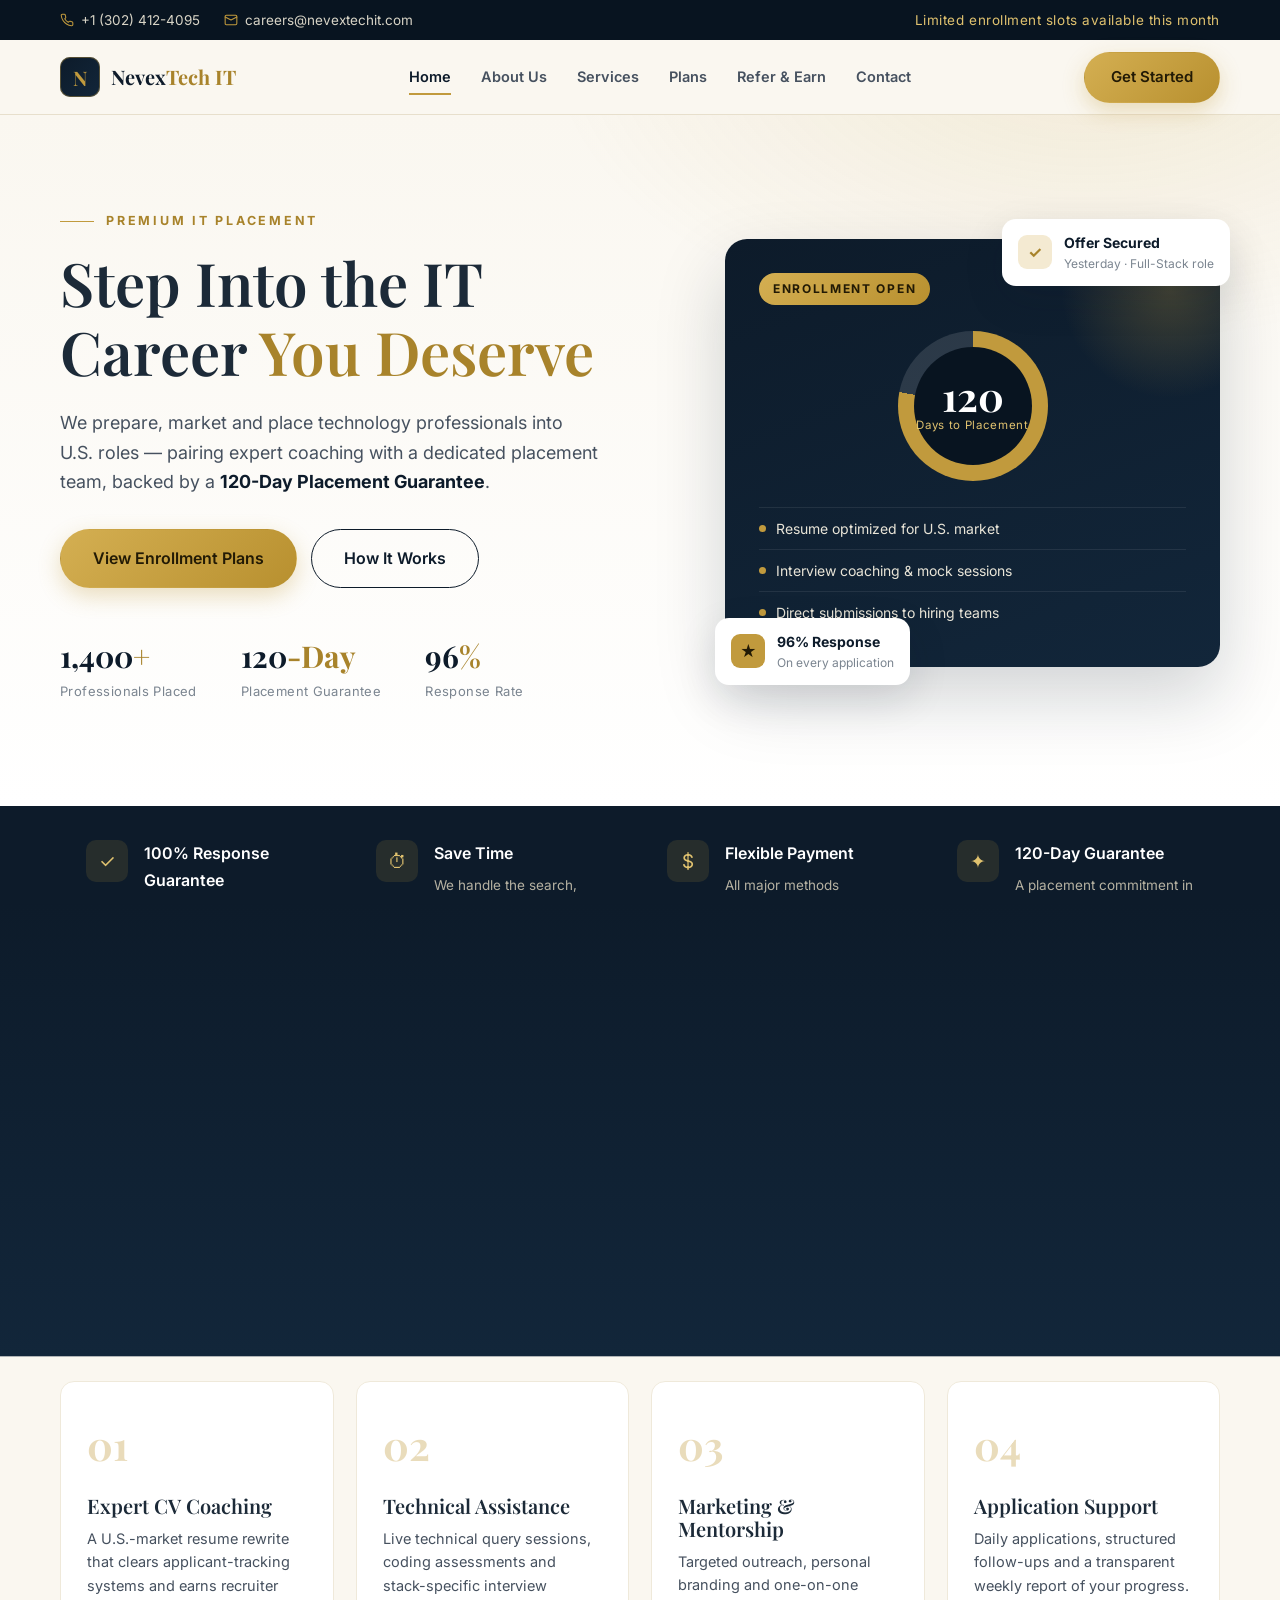
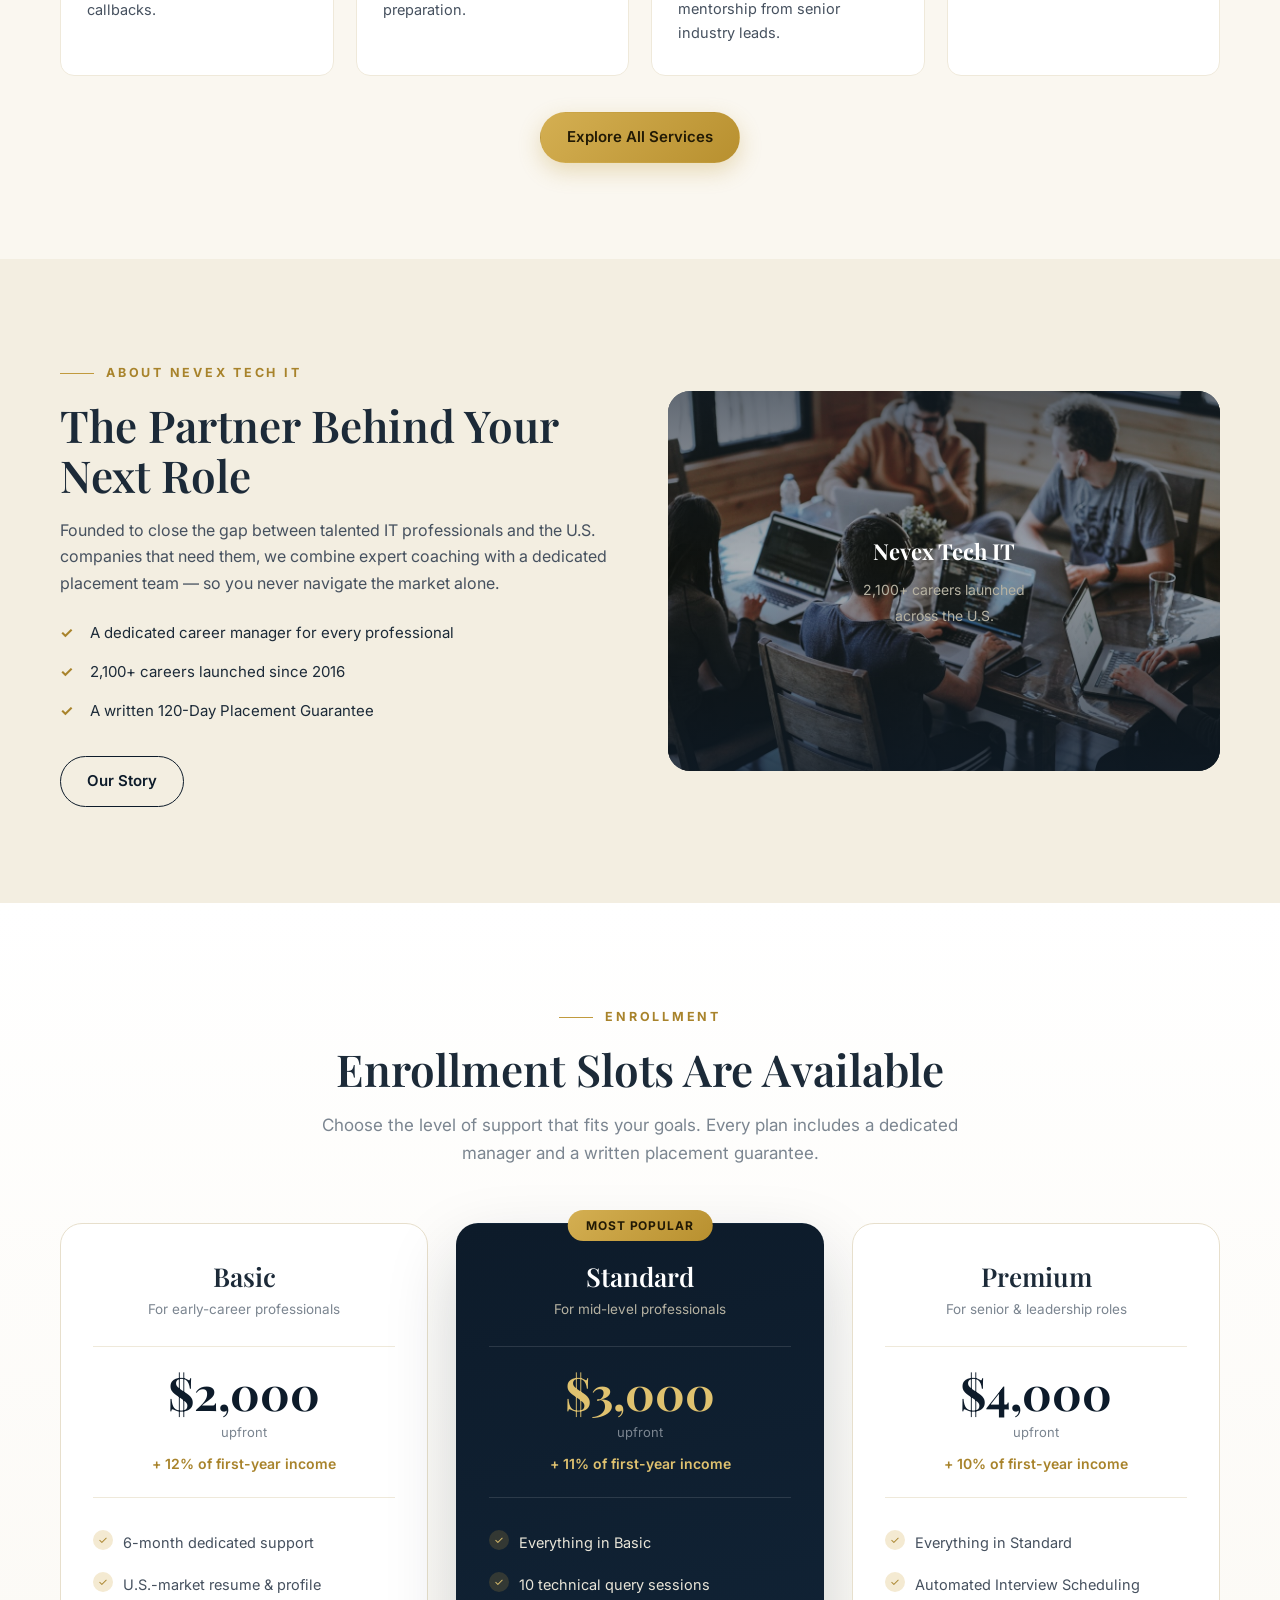
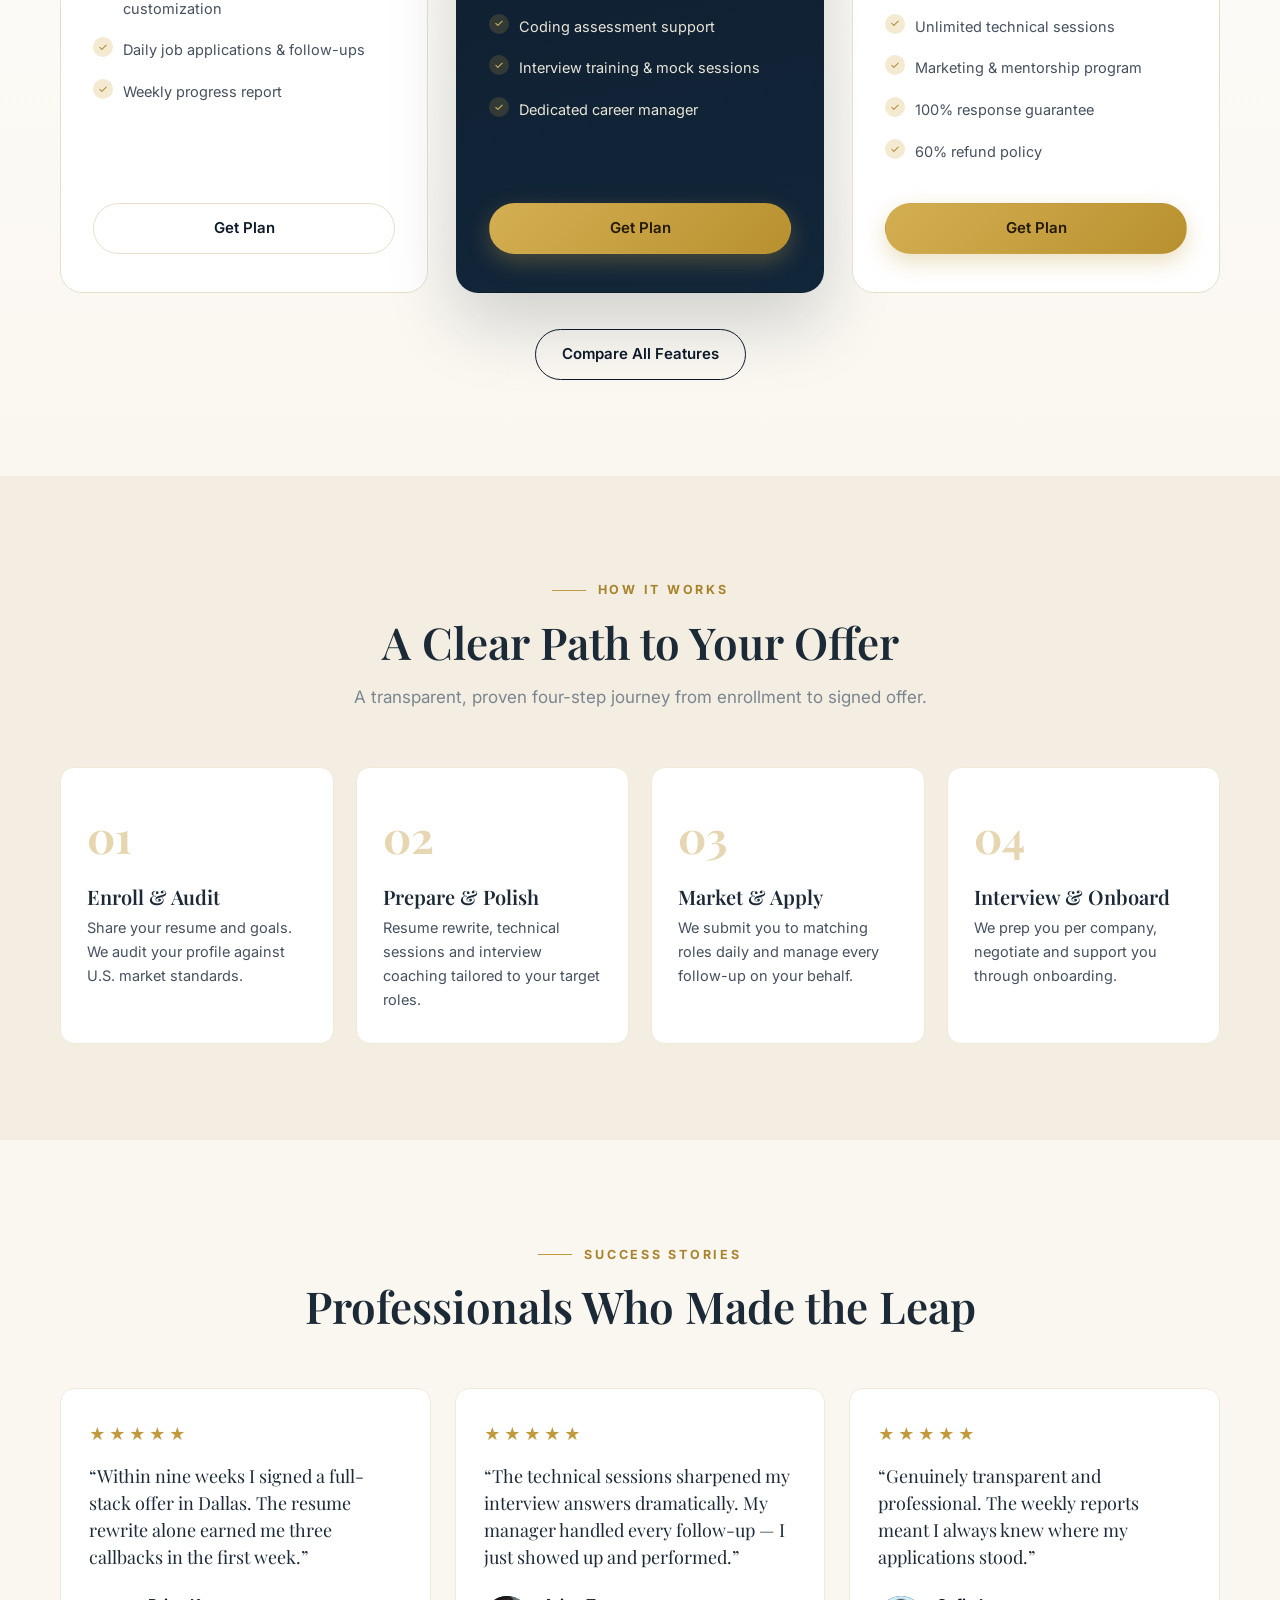
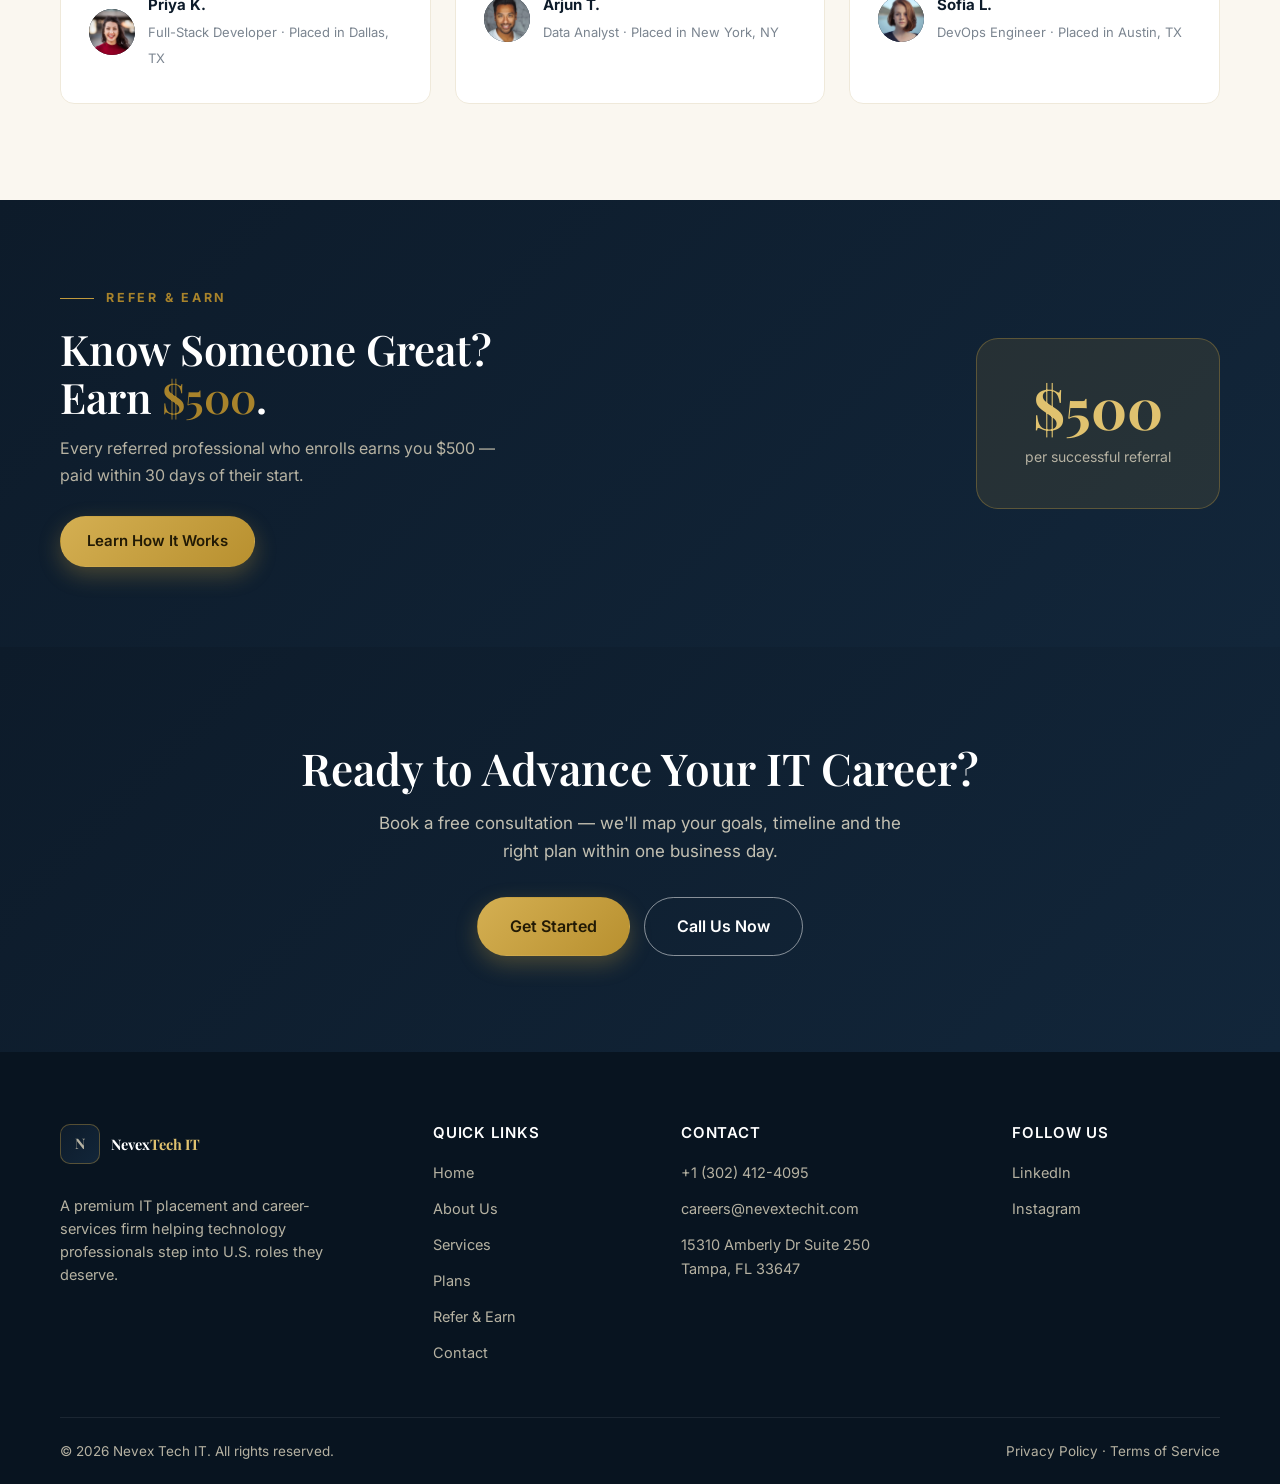
<file: index.html>
<!DOCTYPE html>
<html lang="en">
<head>
  <meta charset="UTF-8">
  <meta name="viewport" content="width=device-width, initial-scale=1.0">
  <title>Nevex Tech IT — Premium IT Placement & Career Services</title>
  <meta name="description" content="Nevex Tech IT is a premium IT placement and career-services firm. We prepare, market and place technology professionals into US roles with a 120-day placement guarantee.">
  <link rel="preconnect" href="https://fonts.googleapis.com">
  <link rel="preconnect" href="https://fonts.gstatic.com" crossorigin>
  <link href="https://fonts.googleapis.com/css2?family=Playfair+Display:wght@500;600;700&family=Inter:wght@400;500;600;700&display=swap" rel="stylesheet">
  <link rel="stylesheet" href="css/style.css">
  <link rel="icon" href="data:image/svg+xml,%3Csvg xmlns='http://www.w3.org/2000/svg' viewBox='0 0 24 24'%3E%3Crect width='24' height='24' rx='5' fill='%230d1b2a'/%3E%3Cpath d='M7 17V7l10 10V7' fill='none' stroke='%23c19a3d' stroke-width='2.4' stroke-linecap='round' stroke-linejoin='round'/%3E%3C/svg%3E">
</head>
<body data-page="home">

  <div id="header"></div>

  <!-- ============ HERO ============ -->
  <section class="hero">
    <div class="container hero-inner">
      <div class="hero-copy">
        <span class="eyebrow"><span class="eyebrow-line"></span> Premium IT Placement</span>
        <h1 class="hero-title">Step Into the IT Career <span class="gold">You Deserve</span></h1>
        <p class="hero-lead">
          We prepare, market and place technology professionals into U.S. roles — pairing expert
          coaching with a dedicated placement team, backed by a <strong>120-Day Placement Guarantee</strong>.
        </p>
        <div class="hero-cta">
          <a href="plans.html" class="btn btn-gold btn-lg">View Enrollment Plans</a>
          <a href="services.html#process" class="btn btn-ghost btn-lg">How It Works</a>
        </div>
        <div class="hero-stats">
          <div class="hero-stat">
            <span class="hs-num">1,400<span class="gold">+</span></span>
            <span class="hs-lbl">Professionals Placed</span>
          </div>
          <div class="hero-stat">
            <span class="hs-num">120<span class="gold">-Day</span></span>
            <span class="hs-lbl">Placement Guarantee</span>
          </div>
          <div class="hero-stat">
            <span class="hs-num">96<span class="gold">%</span></span>
            <span class="hs-lbl">Response Rate</span>
          </div>
        </div>
      </div>
      <div class="hero-visual">
        <div class="hero-card">
          <div class="hc-badge">Enrollment Open</div>
          <div class="hc-ring">
            <div class="hc-ring-inner">
              <span class="hc-num">120</span>
              <span class="hc-lbl">Days to Placement</span>
            </div>
          </div>
          <div class="hc-row">
            <span class="hc-dot"></span>
            <span>Resume optimized for U.S. market</span>
          </div>
          <div class="hc-row">
            <span class="hc-dot"></span>
            <span>Interview coaching &amp; mock sessions</span>
          </div>
          <div class="hc-row">
            <span class="hc-dot"></span>
            <span>Direct submissions to hiring teams</span>
          </div>
        </div>
        <div class="hero-float float-a">
          <span class="hf-icon">✓</span>
          <span><b>Offer Secured</b><small>Yesterday · Full-Stack role</small></span>
        </div>
        <div class="hero-float float-b">
          <span class="hf-icon gold">★</span>
          <span><b>96% Response</b><small>On every application</small></span>
        </div>
      </div>
    </div>
  </section>

  <!-- ============ VALUE PROPS ============ -->
  <section class="values">
    <div class="container values-inner">
      <div class="value-item">
        <span class="value-icon">✓</span>
        <div><b>100% Response Guarantee</b><small>Every application gets a reply — no silent submissions.</small></div>
      </div>
      <div class="value-item">
        <span class="value-icon">⏱</span>
        <div><b>Save Time</b><small>We handle the search, screening and follow-up for you.</small></div>
      </div>
      <div class="value-item">
        <span class="value-icon">$</span>
        <div><b>Flexible Payment</b><small>All major methods accepted, transparent terms.</small></div>
      </div>
      <div class="value-item">
        <span class="value-icon">✦</span>
        <div><b>120-Day Guarantee</b><small>A placement commitment in writing.</small></div>
      </div>
    </div>
  </section>

  <!-- ============ SERVICES (preview) ============ -->
  <section class="section">
    <div class="container">
      <div class="section-head">
        <span class="eyebrow"><span class="eyebrow-line"></span> What We Do</span>
        <h2 class="section-title">A Complete Career Service, <br>Under One Roof</h2>
        <p class="section-lead">From your first resume review to your signed offer letter — we manage every step of the journey.</p>
      </div>
      <div class="services-grid">
        <div class="service-card reveal">
          <span class="service-num">01</span>
          <h3>Expert CV Coaching</h3>
          <p>A U.S.-market resume rewrite that clears applicant-tracking systems and earns recruiter callbacks.</p>
        </div>
        <div class="service-card reveal">
          <span class="service-num">02</span>
          <h3>Technical Assistance</h3>
          <p>Live technical query sessions, coding assessments and stack-specific interview preparation.</p>
        </div>
        <div class="service-card reveal">
          <span class="service-num">03</span>
          <h3>Marketing &amp; Mentorship</h3>
          <p>Targeted outreach, personal branding and one-on-one mentorship from senior industry leads.</p>
        </div>
        <div class="service-card reveal">
          <span class="service-num">04</span>
          <h3>Application Support</h3>
          <p>Daily applications, structured follow-ups and a transparent weekly report of your progress.</p>
        </div>
      </div>
      <div class="section-cta">
        <a href="services.html" class="btn btn-gold">Explore All Services</a>
      </div>
    </div>
  </section>

  <!-- ============ ABOUT (teaser) ============ -->
  <section class="section section-alt">
    <div class="container split">
      <div class="split-copy">
        <span class="eyebrow"><span class="eyebrow-line"></span> About Nevex Tech IT</span>
        <h2 class="section-title">The Partner Behind Your Next Role</h2>
        <p>Founded to close the gap between talented IT professionals and the U.S. companies that need them, we combine expert coaching with a dedicated placement team — so you never navigate the market alone.</p>
        <ul class="check-list">
          <li>A dedicated career manager for every professional</li>
          <li>2,100+ careers launched since 2016</li>
          <li>A written 120-Day Placement Guarantee</li>
        </ul>
        <a href="about.html" class="btn btn-ghost">Our Story</a>
      </div>
      <div class="split-media reveal">
        <img src="images/team-collab.jpg" alt="Nevex Tech IT team collaborating">
        <div class="sm-label">
          <b>Nevex Tech IT</b>
          <span>2,100+ careers launched<br>across the U.S.</span>
        </div>
      </div>
    </div>
  </section>

  <!-- ============ PLANS (teaser) ============ -->
  <section class="section section-plans">
    <div class="container">
      <div class="section-head">
        <span class="eyebrow"><span class="eyebrow-line"></span> Enrollment</span>
        <h2 class="section-title">Enrollment Slots Are Available</h2>
        <p class="section-lead">Choose the level of support that fits your goals. Every plan includes a dedicated manager and a written placement guarantee.</p>
      </div>

      <div class="plans-grid">
        <div class="plan-card reveal">
          <div class="plan-head">
            <h3 class="plan-name">Basic</h3>
            <p class="plan-tag">For early-career professionals</p>
          </div>
          <div class="plan-price">
            <span class="price">$2,000</span>
            <span class="price-suffix">upfront</span>
            <span class="price-plus">+ 12% of first-year income</span>
          </div>
          <ul class="plan-features">
            <li>6-month dedicated support</li>
            <li>U.S.-market resume &amp; profile customization</li>
            <li>Daily job applications &amp; follow-ups</li>
            <li>Weekly progress report</li>
          </ul>
          <a href="mailto:careers@nevextechit.com?subject=Basic%20Plan%20Enrollment" class="btn btn-outline btn-block">Get Plan</a>
        </div>

        <div class="plan-card plan-featured reveal">
          <span class="plan-ribbon">Most Popular</span>
          <div class="plan-head">
            <h3 class="plan-name">Standard</h3>
            <p class="plan-tag">For mid-level professionals</p>
          </div>
          <div class="plan-price">
            <span class="price">$3,000</span>
            <span class="price-suffix">upfront</span>
            <span class="price-plus">+ 11% of first-year income</span>
          </div>
          <ul class="plan-features">
            <li>Everything in Basic</li>
            <li>10 technical query sessions</li>
            <li>Coding assessment support</li>
            <li>Interview training &amp; mock sessions</li>
            <li>Dedicated career manager</li>
          </ul>
          <a href="mailto:careers@nevextechit.com?subject=Standard%20Plan%20Enrollment" class="btn btn-gold btn-block">Get Plan</a>
        </div>

        <div class="plan-card reveal">
          <div class="plan-head">
            <h3 class="plan-name">Premium</h3>
            <p class="plan-tag">For senior &amp; leadership roles</p>
          </div>
          <div class="plan-price">
            <span class="price">$4,000</span>
            <span class="price-suffix">upfront</span>
            <span class="price-plus">+ 10% of first-year income</span>
          </div>
          <ul class="plan-features">
            <li>Everything in Standard</li>
            <li>Automated Interview Scheduling</li>
            <li>Unlimited technical sessions</li>
            <li>Marketing &amp; mentorship program</li>
            <li>100% response guarantee</li>
            <li>60% refund policy</li>
          </ul>
          <a href="mailto:careers@nevextechit.com?subject=Premium%20Plan%20Enrollment" class="btn btn-gold btn-block">Get Plan</a>
        </div>
      </div>
      <div class="section-cta">
        <a href="plans.html" class="btn btn-ghost">Compare All Features</a>
      </div>
    </div>
  </section>

  <!-- ============ PROCESS ============ -->
  <section class="section section-alt">
    <div class="container">
      <div class="section-head">
        <span class="eyebrow"><span class="eyebrow-line"></span> How It Works</span>
        <h2 class="section-title">A Clear Path to Your Offer</h2>
        <p class="section-lead">A transparent, proven four-step journey from enrollment to signed offer.</p>
      </div>
      <div class="steps-grid">
        <div class="step reveal">
          <span class="step-num">01</span>
          <h3>Enroll &amp; Audit</h3>
          <p>Share your resume and goals. We audit your profile against U.S. market standards.</p>
        </div>
        <div class="step reveal">
          <span class="step-num">02</span>
          <h3>Prepare &amp; Polish</h3>
          <p>Resume rewrite, technical sessions and interview coaching tailored to your target roles.</p>
        </div>
        <div class="step reveal">
          <span class="step-num">03</span>
          <h3>Market &amp; Apply</h3>
          <p>We submit you to matching roles daily and manage every follow-up on your behalf.</p>
        </div>
        <div class="step reveal">
          <span class="step-num">04</span>
          <h3>Interview &amp; Onboard</h3>
          <p>We prep you per company, negotiate and support you through onboarding.</p>
        </div>
      </div>
    </div>
  </section>

  <!-- ============ TESTIMONIALS ============ -->
  <section class="section">
    <div class="container">
      <div class="section-head">
        <span class="eyebrow"><span class="eyebrow-line"></span> Success Stories</span>
        <h2 class="section-title">Professionals Who Made the Leap</h2>
      </div>
      <div class="testi-grid">
        <div class="testi-card reveal">
          <div class="testi-stars">★★★★★</div>
          <p>“Within nine weeks I signed a full-stack offer in Dallas. The resume rewrite alone earned me three callbacks in the first week.”</p>
          <div class="testi-person">
            <img class="testi-avatar" src="images/testimonial-priya.jpg" alt="Priya K.">
            <div><b>Priya K.</b><small>Full-Stack Developer · Placed in Dallas, TX</small></div>
          </div>
        </div>
        <div class="testi-card reveal">
          <div class="testi-stars">★★★★★</div>
          <p>“The technical sessions sharpened my interview answers dramatically. My manager handled every follow-up — I just showed up and performed.”</p>
          <div class="testi-person">
            <img class="testi-avatar" src="images/testimonial-arjun.jpg" alt="Arjun T.">
            <div><b>Arjun T.</b><small>Data Analyst · Placed in New York, NY</small></div>
          </div>
        </div>
        <div class="testi-card reveal">
          <div class="testi-stars">★★★★★</div>
          <p>“Genuinely transparent and professional. The weekly reports meant I always knew where my applications stood.”</p>
          <div class="testi-person">
            <img class="testi-avatar" src="images/testimonial-sofia.jpg" alt="Sofia L.">
            <div><b>Sofia L.</b><small>DevOps Engineer · Placed in Austin, TX</small></div>
          </div>
        </div>
      </div>
    </div>
  </section>

  <!-- ============ REFER & EARN ============ -->
  <section class="refer">
    <div class="container refer-inner">
      <div class="refer-copy">
        <span class="eyebrow"><span class="eyebrow-line"></span> Refer &amp; Earn</span>
        <h2 class="refer-title">Know Someone Great? <br>Earn <span class="gold">$500</span>.</h2>
        <p>Every referred professional who enrolls earns you $500 — paid within 30 days of their start.</p>
        <a href="refer.html" class="btn btn-gold">Learn How It Works</a>
      </div>
      <div class="refer-badge">
        <span class="rb-amount">$500</span>
        <span class="rb-lbl">per successful referral</span>
      </div>
    </div>
  </section>

  <!-- ============ CTA / CONTACT ============ -->
  <section class="cta">
    <div class="container cta-inner">
      <h2>Ready to Advance Your IT Career?</h2>
      <p>Book a free consultation — we'll map your goals, timeline and the right plan within one business day.</p>
      <div class="cta-actions">
        <a href="contact.html" class="btn btn-gold btn-lg">Get Started</a>
        <a href="tel:+13024124095" class="btn btn-ghost-light btn-lg">Call Us Now</a>
      </div>
    </div>
  </section>

  <div id="footer"></div>

  <button class="to-top" id="toTop" aria-label="Back to top">↑</button>

  <!-- Page transition curtain -->
  <div class="page-transition" id="pageTransition" aria-hidden="true">
    <div class="pt-panel pt-panel--top"></div>
    <div class="pt-panel pt-panel--bottom"></div>
    <div class="pt-hairline"></div>
    <div class="pt-monogram">N</div>
  </div>

  <script src="js/components.js"></script>
  <script src="js/main.js"></script>
</body>
</html>
</file>
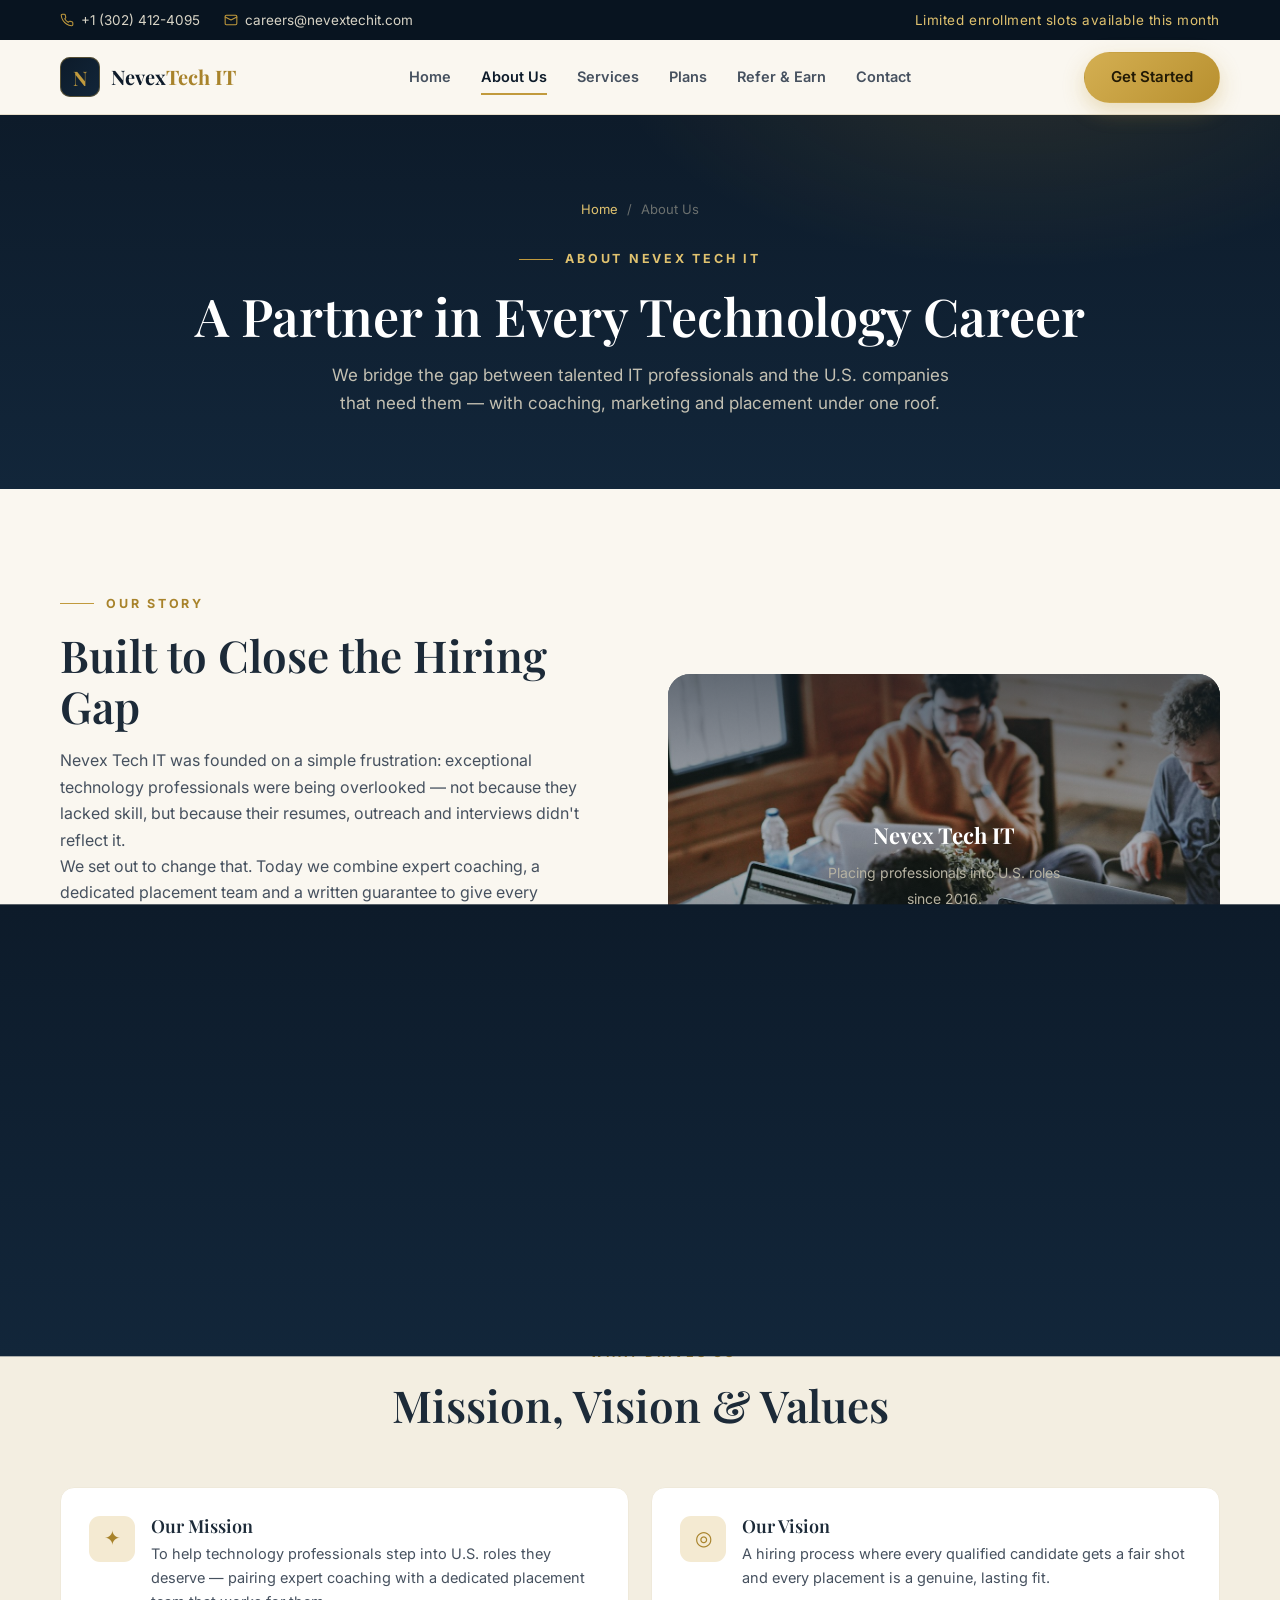
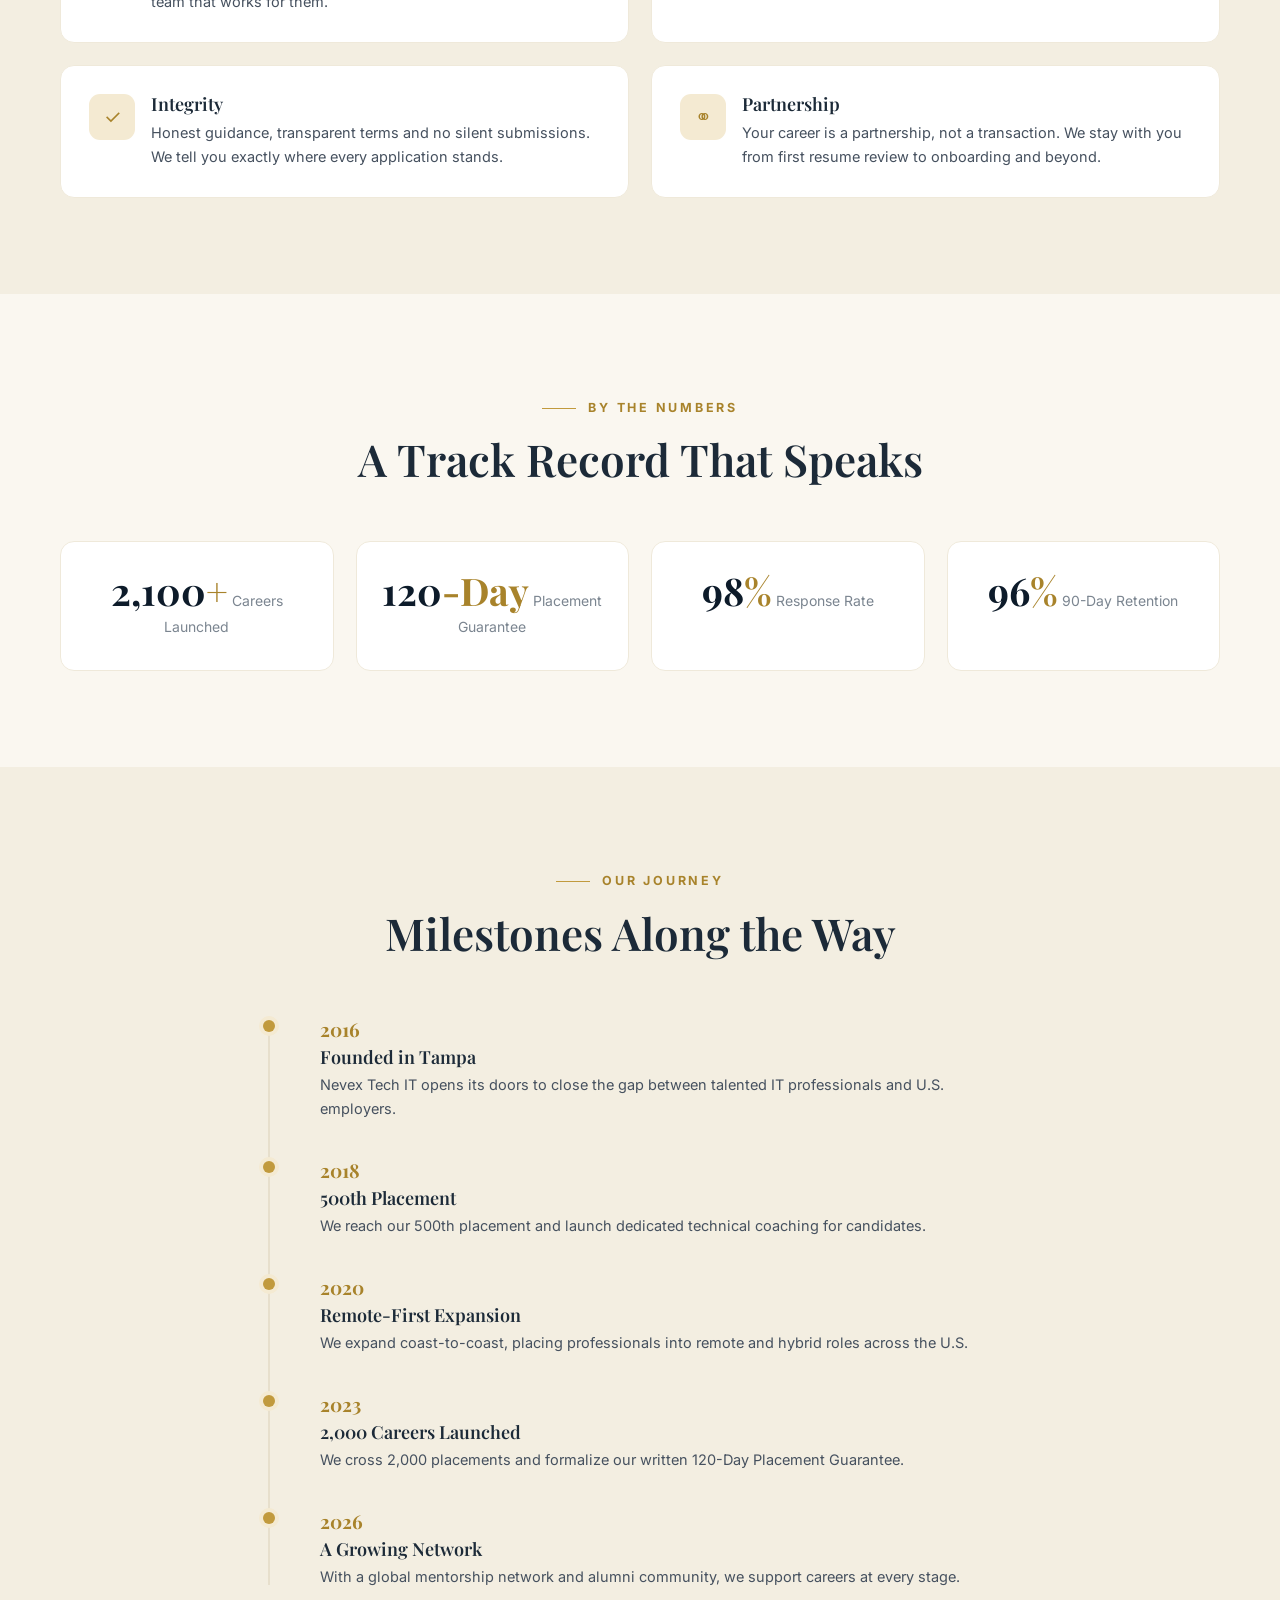
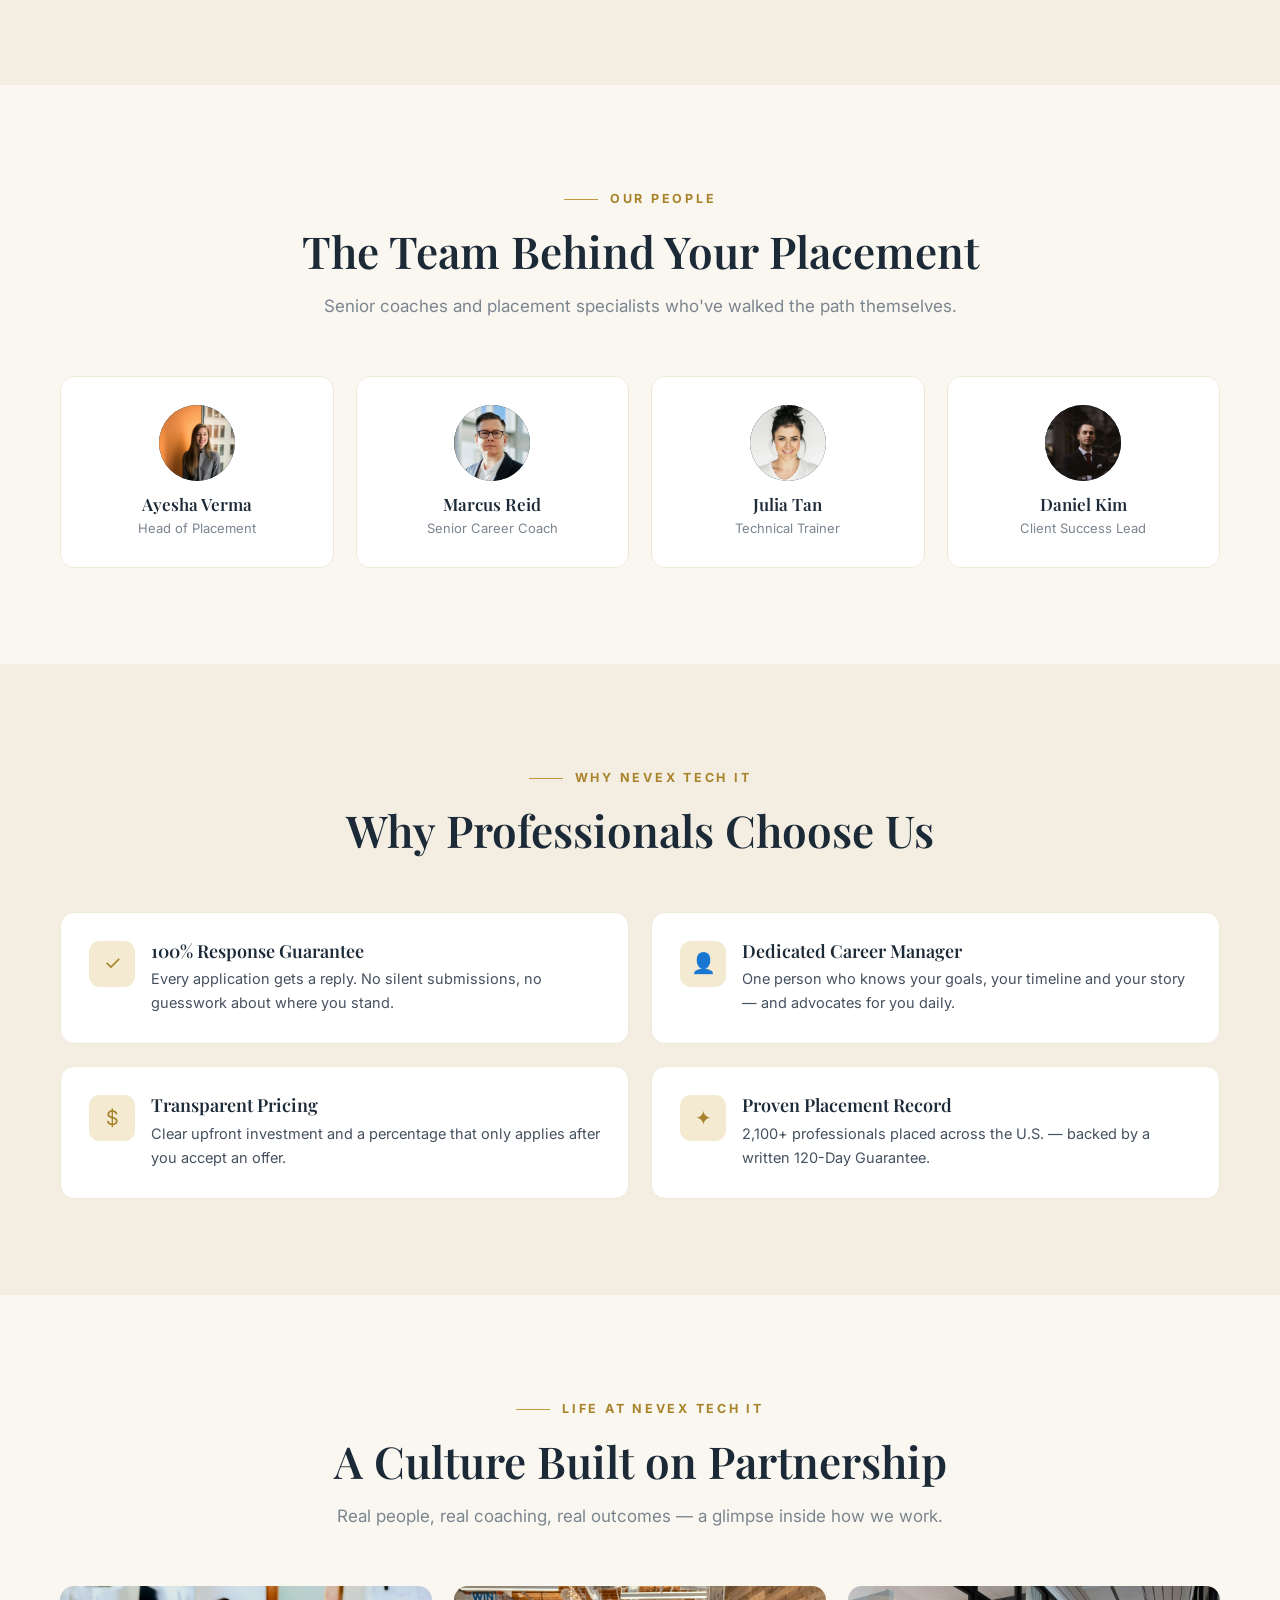
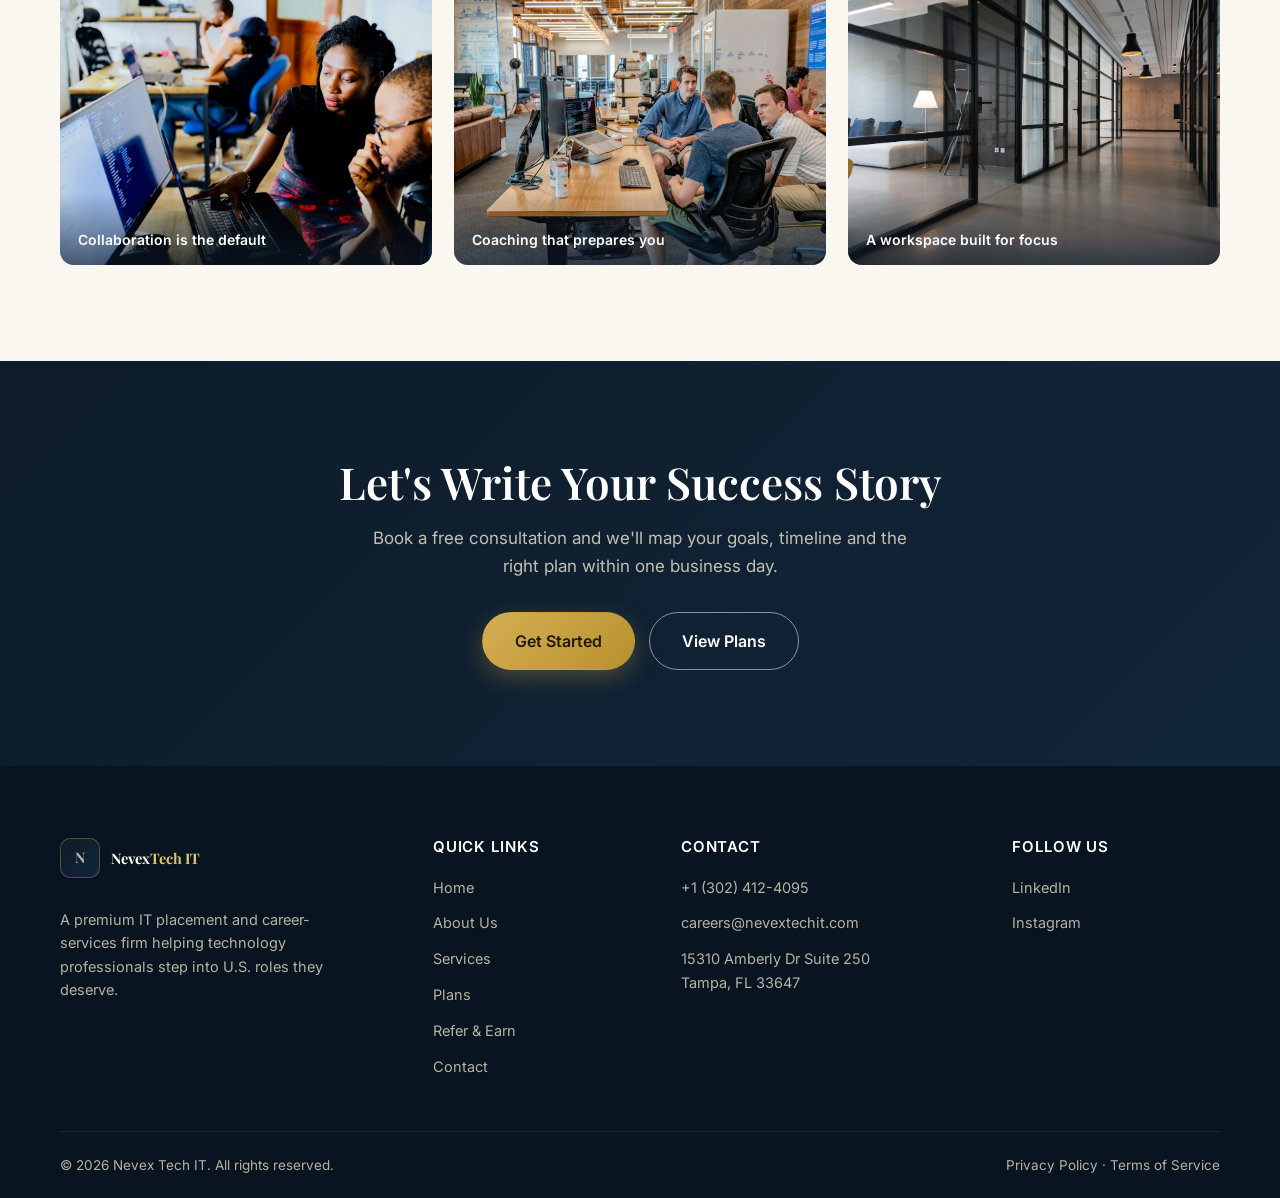
<file: about.html>
<!DOCTYPE html>
<html lang="en">
<head>
  <meta charset="UTF-8">
  <meta name="viewport" content="width=device-width, initial-scale=1.0">
  <title>About Us — Nevex Tech IT</title>
  <meta name="description" content="Learn how Nevex Tech IT helps technology professionals step into U.S. roles they deserve — our story, mission, values and the team behind every placement.">
  <link rel="preconnect" href="https://fonts.googleapis.com">
  <link rel="preconnect" href="https://fonts.gstatic.com" crossorigin>
  <link href="https://fonts.googleapis.com/css2?family=Playfair+Display:wght@500;600;700&family=Inter:wght@400;500;600;700&display=swap" rel="stylesheet">
  <link rel="stylesheet" href="css/style.css">
  <link rel="icon" href="data:image/svg+xml,%3Csvg xmlns='http://www.w3.org/2000/svg' viewBox='0 0 24 24'%3E%3Crect width='24' height='24' rx='5' fill='%230d1b2a'/%3E%3Cpath d='M7 17V7l10 10V7' fill='none' stroke='%23c19a3d' stroke-width='2.4' stroke-linecap='round' stroke-linejoin='round'/%3E%3C/svg%3E">
</head>
<body data-page="about">

  <div id="header"></div>

  <!-- ============ PAGE HERO ============ -->
  <section class="page-hero">
    <div class="container">
      <div class="breadcrumb"><a href="index.html">Home</a><span>/</span><span>About Us</span></div>
      <span class="eyebrow"><span class="eyebrow-line"></span> About Nevex Tech IT</span>
      <h1>A Partner in Every Technology Career</h1>
      <p>We bridge the gap between talented IT professionals and the U.S. companies that need them — with coaching, marketing and placement under one roof.</p>
    </div>
  </section>

  <!-- ============ STORY ============ -->
  <section class="section">
    <div class="container split">
      <div class="split-copy">
        <span class="eyebrow"><span class="eyebrow-line"></span> Our Story</span>
        <h2 class="section-title">Built to Close the Hiring Gap</h2>
        <p>Nevex Tech IT was founded on a simple frustration: exceptional technology professionals were being overlooked — not because they lacked skill, but because their resumes, outreach and interviews didn't reflect it.</p>
        <p>We set out to change that. Today we combine expert coaching, a dedicated placement team and a written guarantee to give every professional a fair shot at the roles they've earned.</p>
        <ul class="check-list">
          <li>A dedicated career manager for every professional</li>
          <li>Data-driven, U.S.-market resume optimization</li>
          <li>Transparent pricing with no hidden fees</li>
        </ul>
        <a href="services.html" class="btn btn-gold">See How We Help</a>
      </div>
      <div class="split-media reveal">
        <img src="images/about-story.jpg" alt="Nevex Tech IT team working together">
        <div class="sm-label">
          <b>Nevex Tech IT</b>
          <span>Placing professionals into U.S. roles<br>since 2016.</span>
        </div>
      </div>
    </div>
  </section>

  <!-- ============ MISSION / VISION / VALUES ============ -->
  <section class="section section-alt">
    <div class="container">
      <div class="section-head">
        <span class="eyebrow"><span class="eyebrow-line"></span> What Drives Us</span>
        <h2 class="section-title">Mission, Vision &amp; Values</h2>
      </div>
      <div class="value-grid">
        <div class="value-card reveal">
          <span class="vc-ic">✦</span>
          <div><h4>Our Mission</h4><p>To help technology professionals step into U.S. roles they deserve — pairing expert coaching with a dedicated placement team that works for them.</p></div>
        </div>
        <div class="value-card reveal">
          <span class="vc-ic">◎</span>
          <div><h4>Our Vision</h4><p>A hiring process where every qualified candidate gets a fair shot and every placement is a genuine, lasting fit.</p></div>
        </div>
        <div class="value-card reveal">
          <span class="vc-ic">✓</span>
          <div><h4>Integrity</h4><p>Honest guidance, transparent terms and no silent submissions. We tell you exactly where every application stands.</p></div>
        </div>
        <div class="value-card reveal">
          <span class="vc-ic">⚭</span>
          <div><h4>Partnership</h4><p>Your career is a partnership, not a transaction. We stay with you from first resume review to onboarding and beyond.</p></div>
        </div>
      </div>
    </div>
  </section>

  <!-- ============ STATS ============ -->
  <section class="section">
    <div class="container">
      <div class="section-head">
        <span class="eyebrow"><span class="eyebrow-line"></span> By the Numbers</span>
        <h2 class="section-title">A Track Record That Speaks</h2>
      </div>
      <div class="stat-band">
        <div class="stat reveal">
          <span class="num">2,100<span>+</span></span>
          <span class="lbl">Careers Launched</span>
        </div>
        <div class="stat reveal">
          <span class="num">120<span>-Day</span></span>
          <span class="lbl">Placement Guarantee</span>
        </div>
        <div class="stat reveal">
          <span class="num">98<span>%</span></span>
          <span class="lbl">Response Rate</span>
        </div>
        <div class="stat reveal">
          <span class="num">96<span>%</span></span>
          <span class="lbl">90-Day Retention</span>
        </div>
      </div>
    </div>
  </section>

  <!-- ============ TIMELINE ============ -->
  <section class="section section-alt">
    <div class="container container-narrow">
      <div class="section-head">
        <span class="eyebrow"><span class="eyebrow-line"></span> Our Journey</span>
        <h2 class="section-title">Milestones Along the Way</h2>
      </div>
      <div class="timeline">
        <div class="tl-item reveal">
          <span class="tl-year">2016</span>
          <h4>Founded in Tampa</h4>
          <p>Nevex Tech IT opens its doors to close the gap between talented IT professionals and U.S. employers.</p>
        </div>
        <div class="tl-item reveal">
          <span class="tl-year">2018</span>
          <h4>500th Placement</h4>
          <p>We reach our 500th placement and launch dedicated technical coaching for candidates.</p>
        </div>
        <div class="tl-item reveal">
          <span class="tl-year">2020</span>
          <h4>Remote-First Expansion</h4>
          <p>We expand coast-to-coast, placing professionals into remote and hybrid roles across the U.S.</p>
        </div>
        <div class="tl-item reveal">
          <span class="tl-year">2023</span>
          <h4>2,000 Careers Launched</h4>
          <p>We cross 2,000 placements and formalize our written 120-Day Placement Guarantee.</p>
        </div>
        <div class="tl-item reveal">
          <span class="tl-year">2026</span>
          <h4>A Growing Network</h4>
          <p>With a global mentorship network and alumni community, we support careers at every stage.</p>
        </div>
      </div>
    </div>
  </section>

  <!-- ============ TEAM ============ -->
  <section class="section">
    <div class="container">
      <div class="section-head">
        <span class="eyebrow"><span class="eyebrow-line"></span> Our People</span>
        <h2 class="section-title">The Team Behind Your Placement</h2>
        <p class="section-lead">Senior coaches and placement specialists who've walked the path themselves.</p>
      </div>
      <div class="team-grid">
        <div class="team-card reveal">
          <img class="team-avatar" src="images/team-ayesha.jpg" alt="Ayesha Verma">
          <h4>Ayesha Verma</h4>
          <small>Head of Placement</small>
        </div>
        <div class="team-card reveal">
          <img class="team-avatar" src="images/team-marcus.jpg" alt="Marcus Reid">
          <h4>Marcus Reid</h4>
          <small>Senior Career Coach</small>
        </div>
        <div class="team-card reveal">
          <img class="team-avatar" src="images/team-julia.jpg" alt="Julia Tan">
          <h4>Julia Tan</h4>
          <small>Technical Trainer</small>
        </div>
        <div class="team-card reveal">
          <img class="team-avatar" src="images/team-daniel.jpg" alt="Daniel Kim">
          <h4>Daniel Kim</h4>
          <small>Client Success Lead</small>
        </div>
      </div>
    </div>
  </section>

  <!-- ============ WHY CHOOSE US ============ -->
  <section class="section section-alt">
    <div class="container">
      <div class="section-head">
        <span class="eyebrow"><span class="eyebrow-line"></span> Why Nevex Tech IT</span>
        <h2 class="section-title">Why Professionals Choose Us</h2>
      </div>
      <div class="value-grid">
        <div class="value-card reveal">
          <span class="vc-ic">✓</span>
          <div><h4>100% Response Guarantee</h4><p>Every application gets a reply. No silent submissions, no guesswork about where you stand.</p></div>
        </div>
        <div class="value-card reveal">
          <span class="vc-ic">👤</span>
          <div><h4>Dedicated Career Manager</h4><p>One person who knows your goals, your timeline and your story — and advocates for you daily.</p></div>
        </div>
        <div class="value-card reveal">
          <span class="vc-ic">$</span>
          <div><h4>Transparent Pricing</h4><p>Clear upfront investment and a percentage that only applies after you accept an offer.</p></div>
        </div>
        <div class="value-card reveal">
          <span class="vc-ic">✦</span>
          <div><h4>Proven Placement Record</h4><p>2,100+ professionals placed across the U.S. — backed by a written 120-Day Guarantee.</p></div>
        </div>
      </div>
    </div>
  </section>

  <!-- ============ CULTURE ============ -->
  <section class="section">
    <div class="container">
      <div class="section-head">
        <span class="eyebrow"><span class="eyebrow-line"></span> Life at Nevex Tech IT</span>
        <h2 class="section-title">A Culture Built on Partnership</h2>
        <p class="section-lead">Real people, real coaching, real outcomes — a glimpse inside how we work.</p>
      </div>
      <div class="culture-grid">
        <figure class="reveal">
          <img src="images/culture-1.jpg" alt="Nevex Tech IT team collaborating">
          <figcaption>Collaboration is the default</figcaption>
        </figure>
        <figure class="reveal">
          <img src="images/culture-2.jpg" alt="Career coaching session">
          <figcaption>Coaching that prepares you</figcaption>
        </figure>
        <figure class="reveal">
          <img src="images/culture-3.jpg" alt="Nevex Tech IT office">
          <figcaption>A workspace built for focus</figcaption>
        </figure>
      </div>
    </div>
  </section>

  <!-- ============ CTA ============ -->
  <section class="cta">
    <div class="container cta-inner">
      <h2>Let's Write Your Success Story</h2>
      <p>Book a free consultation and we'll map your goals, timeline and the right plan within one business day.</p>
      <div class="cta-actions">
        <a href="contact.html" class="btn btn-gold btn-lg">Get Started</a>
        <a href="plans.html" class="btn btn-ghost-light btn-lg">View Plans</a>
      </div>
    </div>
  </section>

  <div id="footer"></div>

  <button class="to-top" id="toTop" aria-label="Back to top">↑</button>

  <div class="page-transition" id="pageTransition" aria-hidden="true">
    <div class="pt-panel pt-panel--top"></div>
    <div class="pt-panel pt-panel--bottom"></div>
    <div class="pt-hairline"></div>
    <div class="pt-monogram">N</div>
  </div>

  <script src="js/components.js"></script>
  <script src="js/main.js"></script>
</body>
</html>
</file>
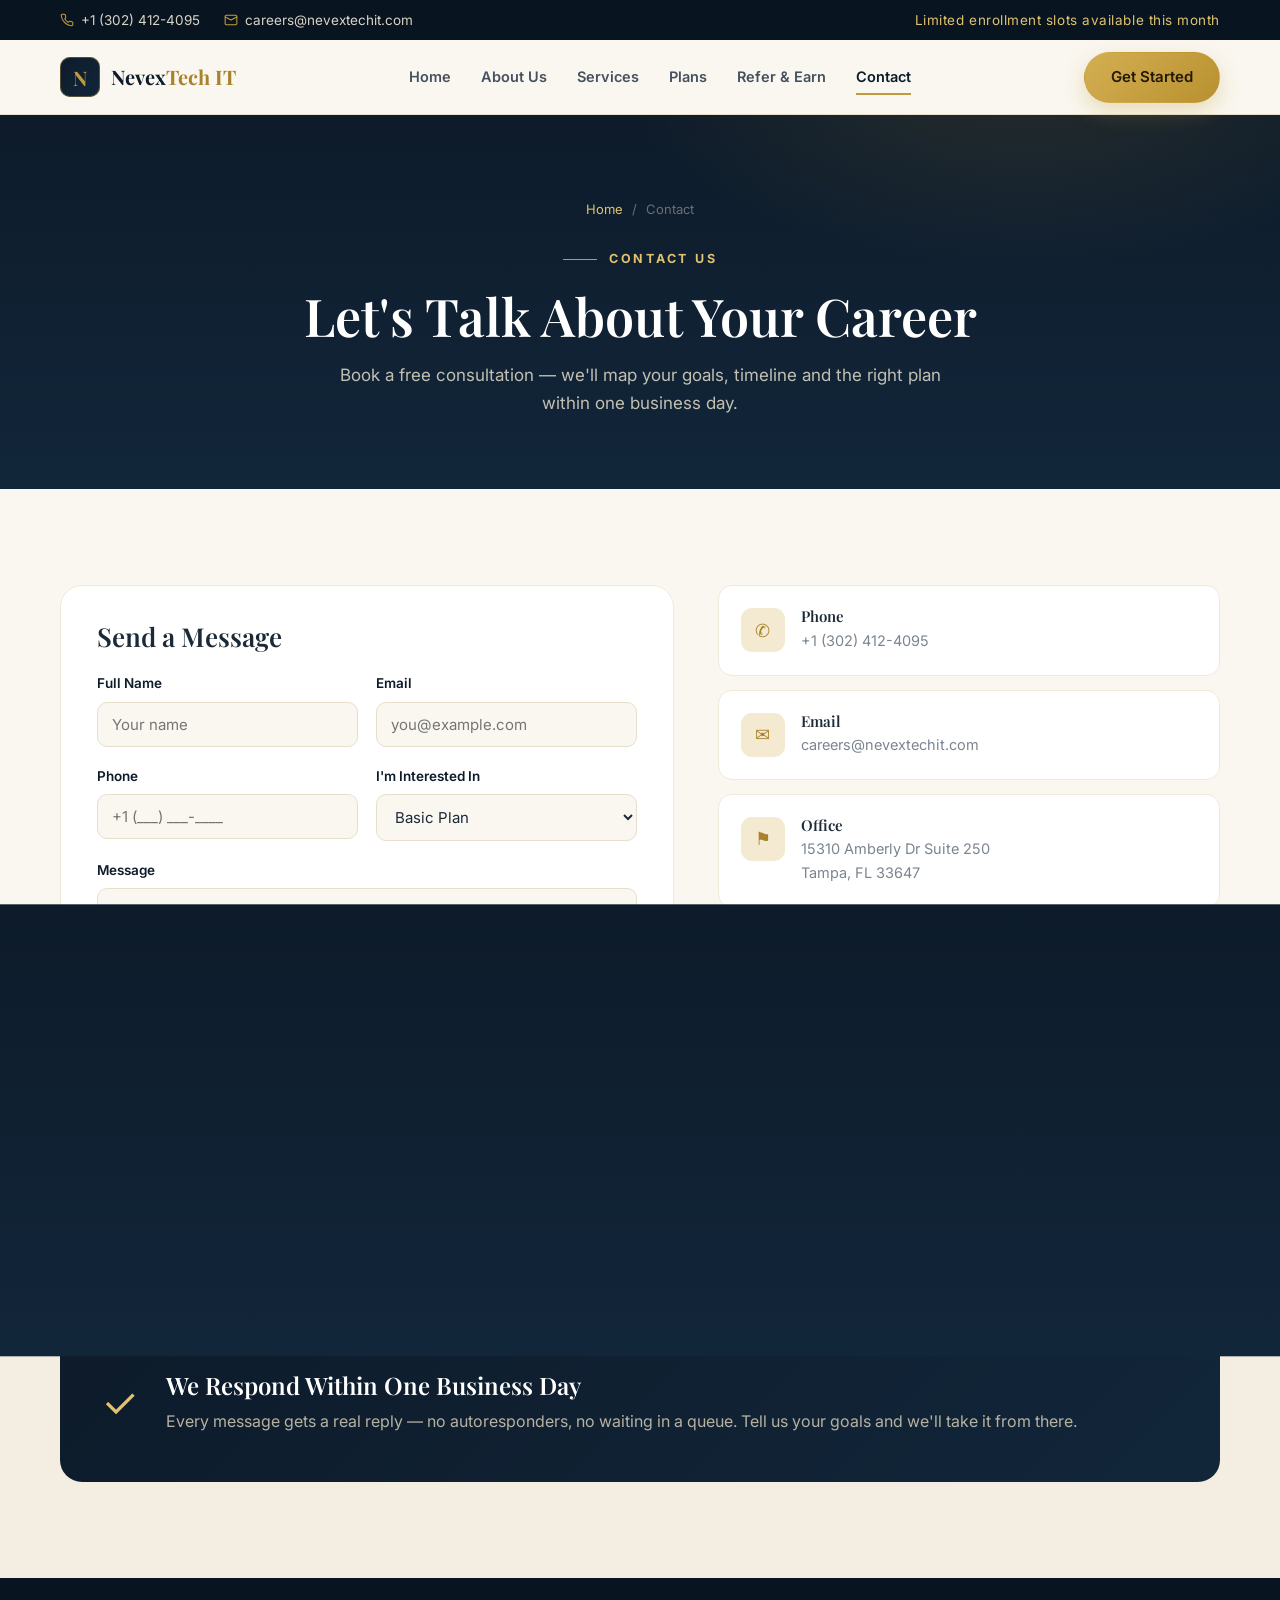
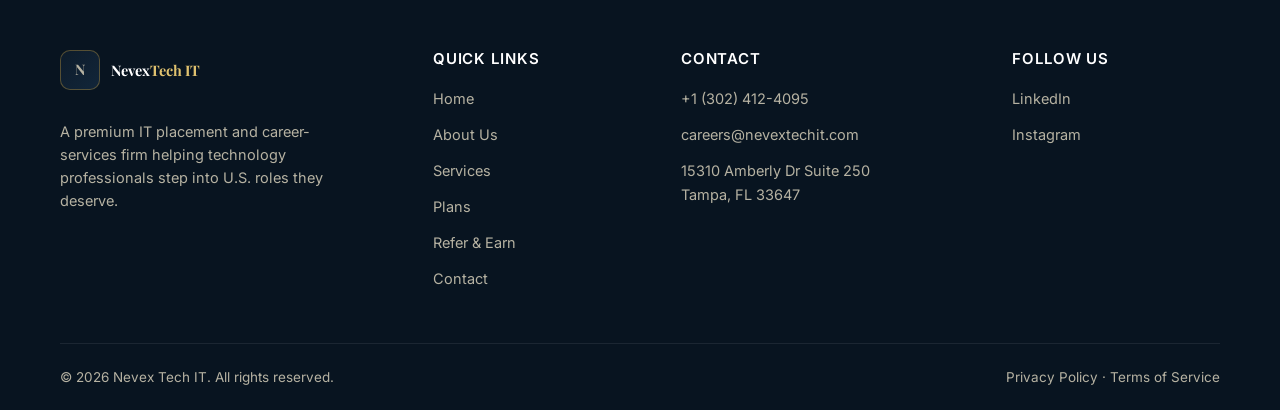
<file: contact.html>
<!DOCTYPE html>
<html lang="en">
<head>
  <meta charset="UTF-8">
  <meta name="viewport" content="width=device-width, initial-scale=1.0">
  <title>Contact — Nevex Tech IT</title>
  <meta name="description" content="Get in touch with Nevex Tech IT. Book a free consultation, call us, or visit our Tampa office — we respond within one business day.">
  <link rel="preconnect" href="https://fonts.googleapis.com">
  <link rel="preconnect" href="https://fonts.gstatic.com" crossorigin>
  <link href="https://fonts.googleapis.com/css2?family=Playfair+Display:wght@500;600;700&family=Inter:wght@400;500;600;700&display=swap" rel="stylesheet">
  <link rel="stylesheet" href="css/style.css">
  <link rel="icon" href="data:image/svg+xml,%3Csvg xmlns='http://www.w3.org/2000/svg' viewBox='0 0 24 24'%3E%3Crect width='24' height='24' rx='5' fill='%230d1b2a'/%3E%3Cpath d='M7 17V7l10 10V7' fill='none' stroke='%23c19a3d' stroke-width='2.4' stroke-linecap='round' stroke-linejoin='round'/%3E%3C/svg%3E">
</head>
<body data-page="contact">

  <div id="header"></div>

  <!-- ============ PAGE HERO ============ -->
  <section class="page-hero">
    <div class="container">
      <div class="breadcrumb"><a href="index.html">Home</a><span>/</span><span>Contact</span></div>
      <span class="eyebrow"><span class="eyebrow-line"></span> Contact Us</span>
      <h1>Let's Talk About Your Career</h1>
      <p>Book a free consultation — we'll map your goals, timeline and the right plan within one business day.</p>
    </div>
  </section>

  <!-- ============ CONTACT ============ -->
  <section class="section">
    <div class="container contact-grid">
      <div class="contact-form reveal">
        <h3 class="section-title" style="font-size:26px; margin-bottom:20px;">Send a Message</h3>
        <form action="mailto:careers@nevextechit.com" method="post" enctype="text/plain">
          <div class="form-row">
            <div class="form-group">
              <label for="name">Full Name</label>
              <input type="text" id="name" name="name" class="form-input" placeholder="Your name" required>
            </div>
            <div class="form-group">
              <label for="email">Email</label>
              <input type="email" id="email" name="email" class="form-input" placeholder="you@example.com" required>
            </div>
          </div>
          <div class="form-row">
            <div class="form-group">
              <label for="phone">Phone</label>
              <input type="tel" id="phone" name="phone" class="form-input" placeholder="+1 (___) ___-____">
            </div>
            <div class="form-group">
              <label for="interest">I'm Interested In</label>
              <select id="interest" name="interest" class="form-select">
                <option>Basic Plan</option>
                <option>Standard Plan</option>
                <option>Premium Plan</option>
                <option>Not sure yet</option>
              </select>
            </div>
          </div>
          <div class="form-group">
            <label for="message">Message</label>
            <textarea id="message" name="message" class="form-textarea" placeholder="Tell us about your background and goals…"></textarea>
          </div>
          <button type="submit" class="btn btn-gold btn-lg">Send Message</button>
        </form>
      </div>

      <div>
        <div class="info-card reveal">
          <span class="ic">✆</span>
          <div><h4>Phone</h4><p><a href="tel:+13024124095">+1 (302) 412-4095</a></p></div>
        </div>
        <div class="info-card reveal">
          <span class="ic">✉</span>
          <div><h4>Email</h4><p><a href="mailto:careers@nevextechit.com">careers@nevextechit.com</a></p></div>
        </div>
        <div class="info-card reveal">
          <span class="ic">⚑</span>
          <div><h4>Office</h4><p>15310 Amberly Dr Suite 250<br>Tampa, FL 33647</p></div>
        </div>
        <div class="info-card reveal">
          <span class="ic">⏱</span>
          <div><h4>Hours</h4><p>Monday – Friday<br>9:00 AM – 6:00 PM EST</p></div>
        </div>
      </div>
    </div>
  </section>

  <!-- ============ RESPONSE PROMISE ============ -->
  <section class="section section-alt">
    <div class="container">
      <div class="guarantee reveal">
        <span class="g-ic">✓</span>
        <div>
          <h3>We Respond Within One Business Day</h3>
          <p>Every message gets a real reply — no autoresponders, no waiting in a queue. Tell us your goals and we'll take it from there.</p>
        </div>
      </div>
    </div>
  </section>

  <div id="footer"></div>

  <button class="to-top" id="toTop" aria-label="Back to top">↑</button>

  <div class="page-transition" id="pageTransition" aria-hidden="true">
    <div class="pt-panel pt-panel--top"></div>
    <div class="pt-panel pt-panel--bottom"></div>
    <div class="pt-hairline"></div>
    <div class="pt-monogram">N</div>
  </div>

  <script src="js/components.js"></script>
  <script src="js/main.js"></script>
</body>
</html>
</file>
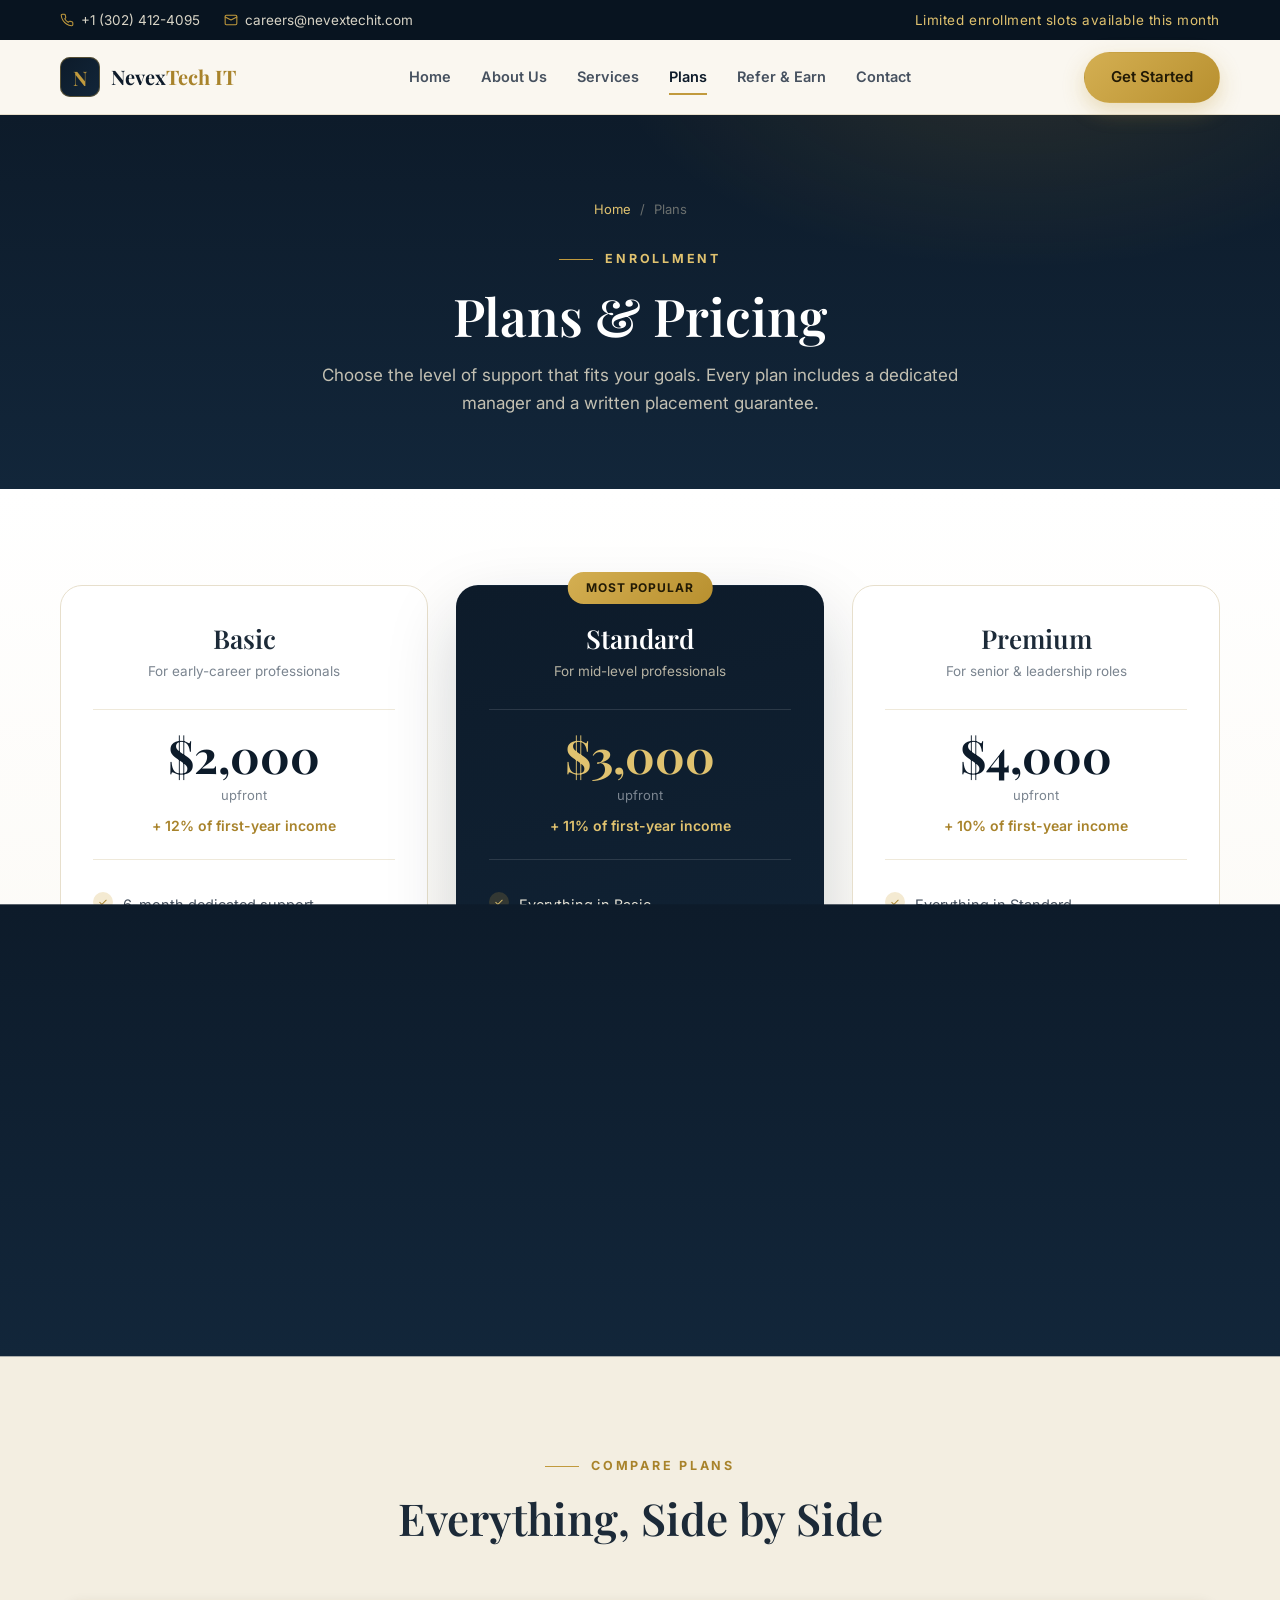
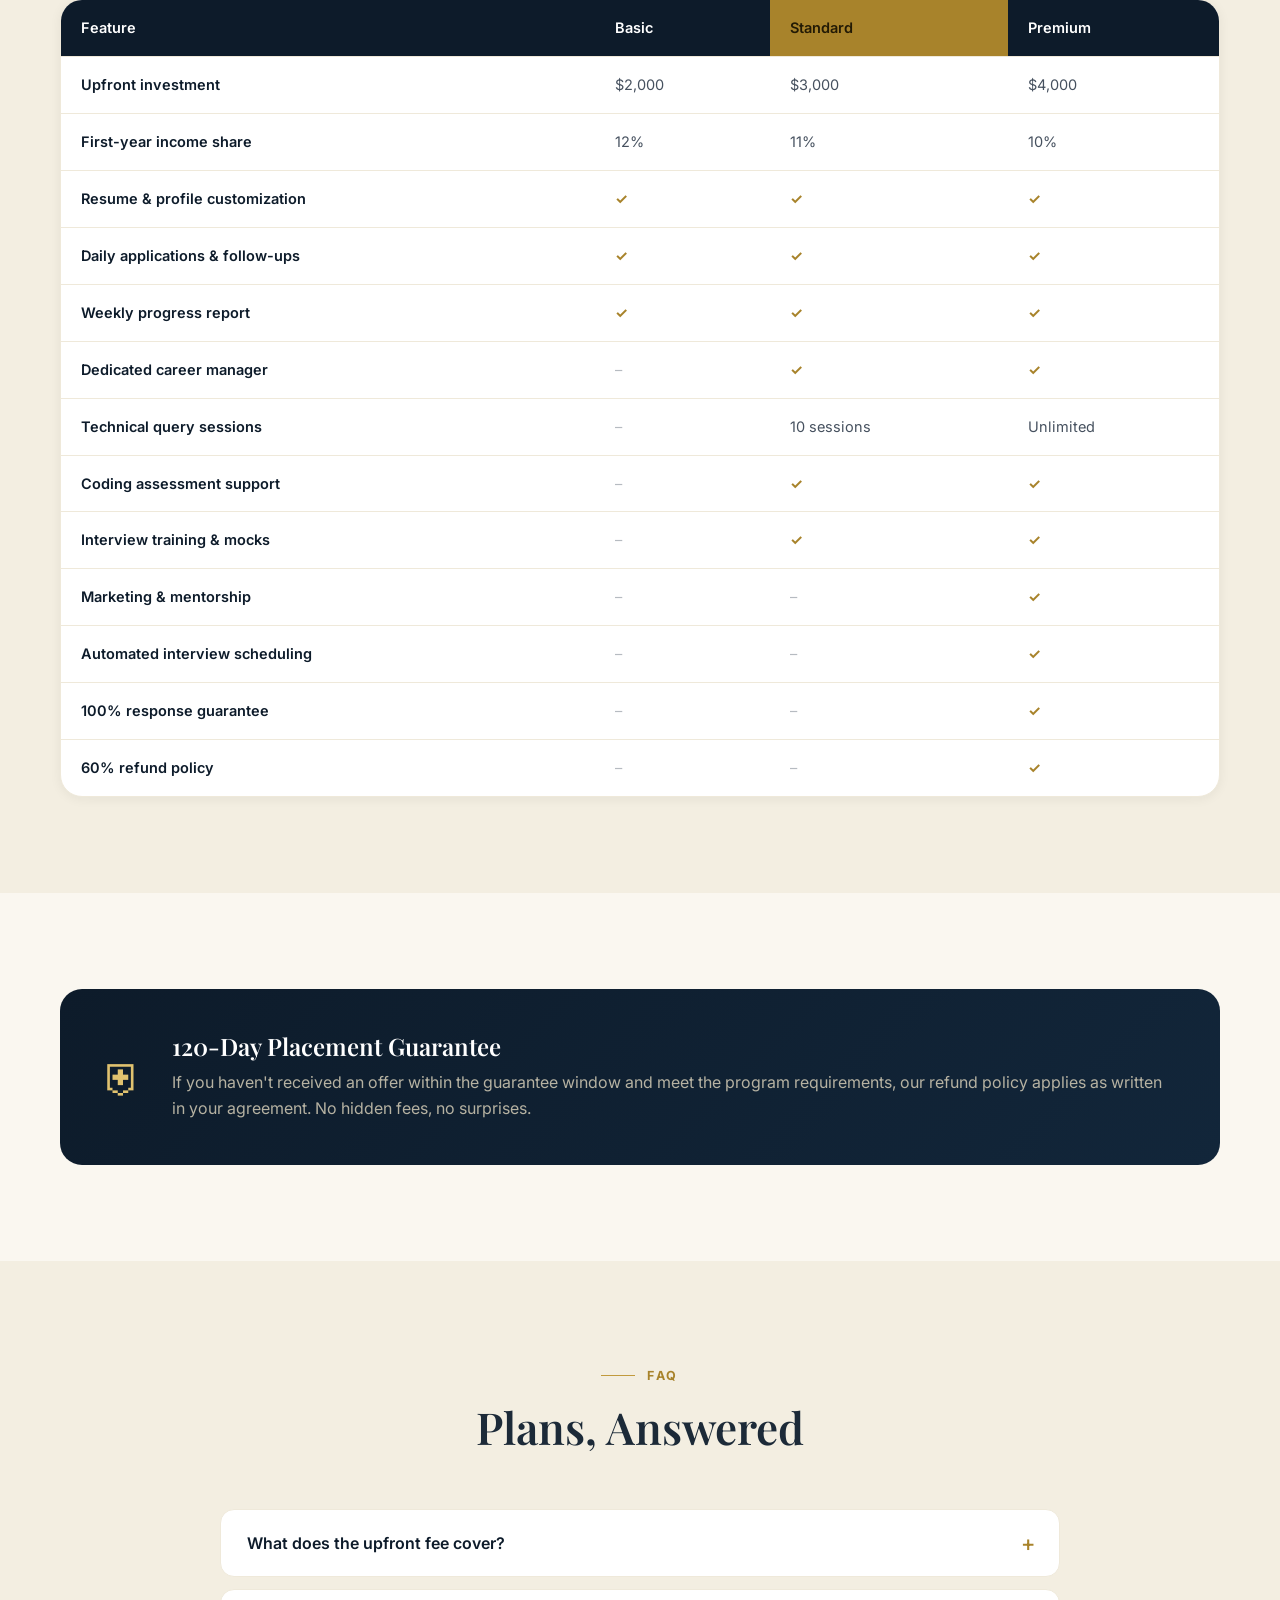
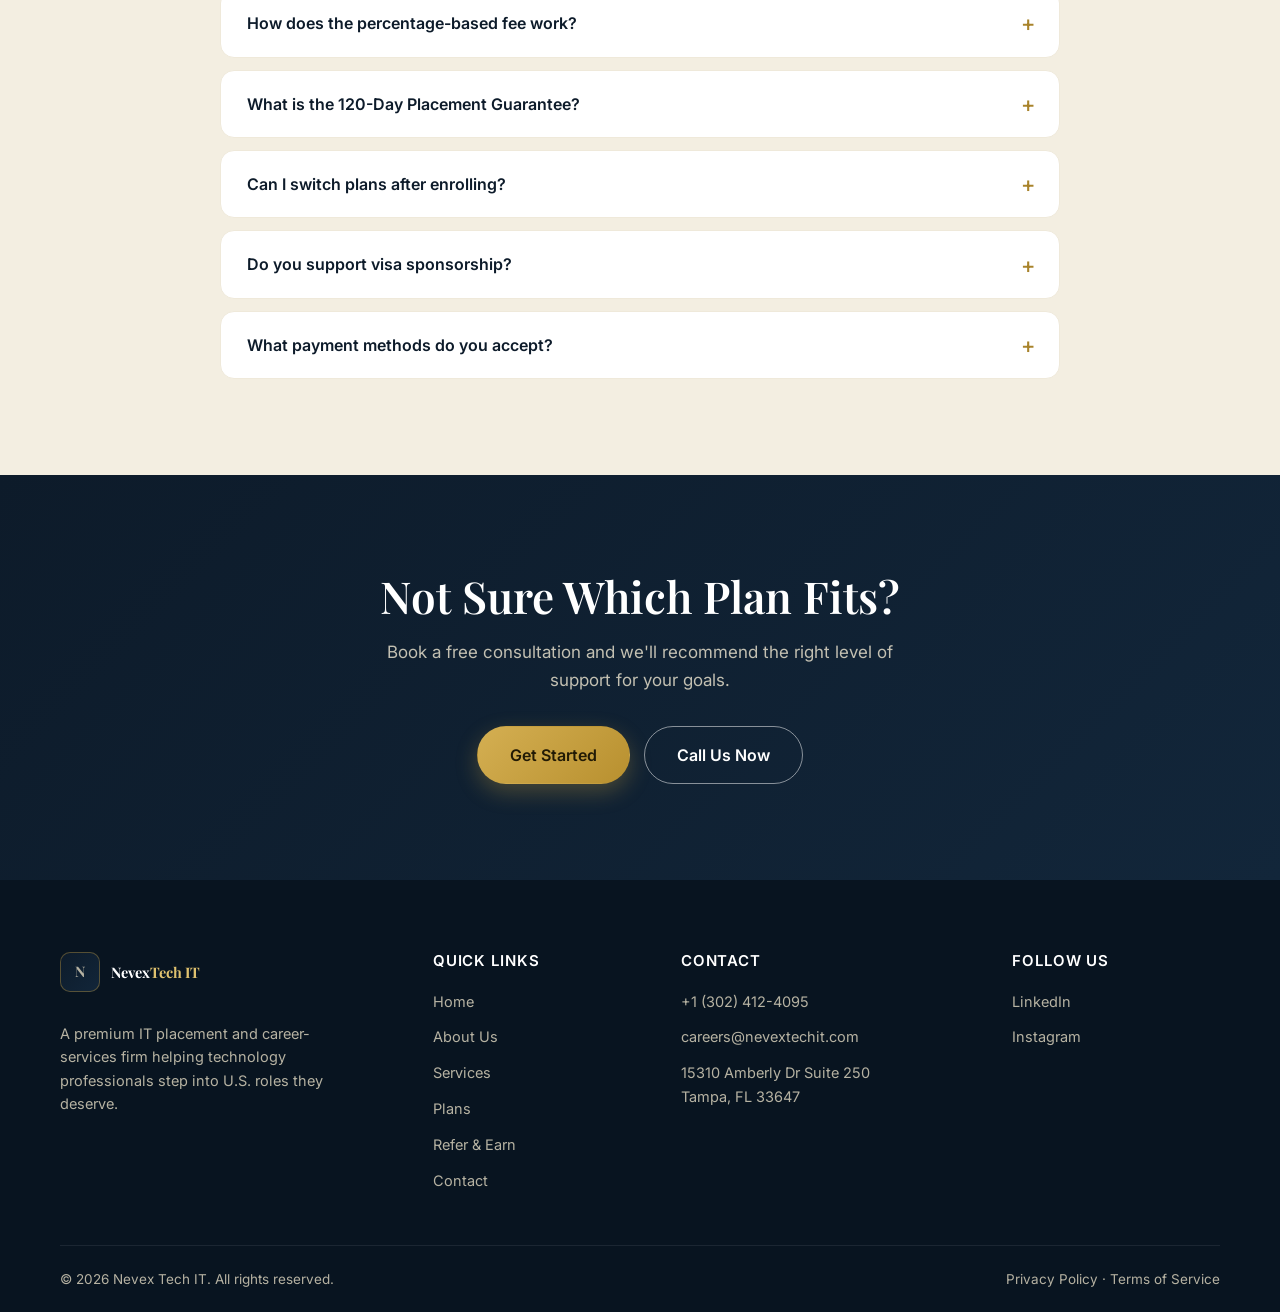
<file: plans.html>
<!DOCTYPE html>
<html lang="en">
<head>
  <meta charset="UTF-8">
  <meta name="viewport" content="width=device-width, initial-scale=1.0">
  <title>Plans &amp; Pricing — Nevex Tech IT</title>
  <meta name="description" content="Compare Nevex Tech IT enrollment plans — Basic, Standard and Premium. Every plan includes a dedicated manager and a written 120-Day Placement Guarantee.">
  <link rel="preconnect" href="https://fonts.googleapis.com">
  <link rel="preconnect" href="https://fonts.gstatic.com" crossorigin>
  <link href="https://fonts.googleapis.com/css2?family=Playfair+Display:wght@500;600;700&family=Inter:wght@400;500;600;700&display=swap" rel="stylesheet">
  <link rel="stylesheet" href="css/style.css">
  <link rel="icon" href="data:image/svg+xml,%3Csvg xmlns='http://www.w3.org/2000/svg' viewBox='0 0 24 24'%3E%3Crect width='24' height='24' rx='5' fill='%230d1b2a'/%3E%3Cpath d='M7 17V7l10 10V7' fill='none' stroke='%23c19a3d' stroke-width='2.4' stroke-linecap='round' stroke-linejoin='round'/%3E%3C/svg%3E">
</head>
<body data-page="plans">

  <div id="header"></div>

  <!-- ============ PAGE HERO ============ -->
  <section class="page-hero">
    <div class="container">
      <div class="breadcrumb"><a href="index.html">Home</a><span>/</span><span>Plans</span></div>
      <span class="eyebrow"><span class="eyebrow-line"></span> Enrollment</span>
      <h1>Plans &amp; Pricing</h1>
      <p>Choose the level of support that fits your goals. Every plan includes a dedicated manager and a written placement guarantee.</p>
    </div>
  </section>

  <!-- ============ PLAN CARDS ============ -->
  <section class="section section-plans">
    <div class="container">
      <div class="plans-grid">
        <div class="plan-card reveal">
          <div class="plan-head">
            <h3 class="plan-name">Basic</h3>
            <p class="plan-tag">For early-career professionals</p>
          </div>
          <div class="plan-price">
            <span class="price">$2,000</span>
            <span class="price-suffix">upfront</span>
            <span class="price-plus">+ 12% of first-year income</span>
          </div>
          <ul class="plan-features">
            <li>6-month dedicated support</li>
            <li>U.S.-market resume &amp; profile customization</li>
            <li>Daily job applications &amp; follow-ups</li>
            <li>Weekly progress report</li>
          </ul>
          <a href="mailto:careers@nevextechit.com?subject=Basic%20Plan%20Enrollment" class="btn btn-outline btn-block">Get Plan</a>
        </div>

        <div class="plan-card plan-featured reveal">
          <span class="plan-ribbon">Most Popular</span>
          <div class="plan-head">
            <h3 class="plan-name">Standard</h3>
            <p class="plan-tag">For mid-level professionals</p>
          </div>
          <div class="plan-price">
            <span class="price">$3,000</span>
            <span class="price-suffix">upfront</span>
            <span class="price-plus">+ 11% of first-year income</span>
          </div>
          <ul class="plan-features">
            <li>Everything in Basic</li>
            <li>10 technical query sessions</li>
            <li>Coding assessment support</li>
            <li>Interview training &amp; mock sessions</li>
            <li>Dedicated career manager</li>
          </ul>
          <a href="mailto:careers@nevextechit.com?subject=Standard%20Plan%20Enrollment" class="btn btn-gold btn-block">Get Plan</a>
        </div>

        <div class="plan-card reveal">
          <div class="plan-head">
            <h3 class="plan-name">Premium</h3>
            <p class="plan-tag">For senior &amp; leadership roles</p>
          </div>
          <div class="plan-price">
            <span class="price">$4,000</span>
            <span class="price-suffix">upfront</span>
            <span class="price-plus">+ 10% of first-year income</span>
          </div>
          <ul class="plan-features">
            <li>Everything in Standard</li>
            <li>Automated Interview Scheduling</li>
            <li>Unlimited technical sessions</li>
            <li>Marketing &amp; mentorship program</li>
            <li>100% response guarantee</li>
            <li>60% refund policy</li>
          </ul>
          <a href="mailto:careers@nevextechit.com?subject=Premium%20Plan%20Enrollment" class="btn btn-gold btn-block">Get Plan</a>
        </div>
      </div>
    </div>
  </section>

  <!-- ============ COMPARISON TABLE ============ -->
  <section class="section section-alt">
    <div class="container">
      <div class="section-head">
        <span class="eyebrow"><span class="eyebrow-line"></span> Compare Plans</span>
        <h2 class="section-title">Everything, Side by Side</h2>
      </div>
      <div class="table-wrap reveal">
        <table class="compare">
          <thead>
            <tr>
              <th>Feature</th>
              <th>Basic</th>
              <th class="hl">Standard</th>
              <th>Premium</th>
            </tr>
          </thead>
          <tbody>
            <tr><td>Upfront investment</td><td>$2,000</td><td>$3,000</td><td>$4,000</td></tr>
            <tr><td>First-year income share</td><td>12%</td><td>11%</td><td>10%</td></tr>
            <tr><td>Resume &amp; profile customization</td><td><span class="yes">✓</span></td><td><span class="yes">✓</span></td><td><span class="yes">✓</span></td></tr>
            <tr><td>Daily applications &amp; follow-ups</td><td><span class="yes">✓</span></td><td><span class="yes">✓</span></td><td><span class="yes">✓</span></td></tr>
            <tr><td>Weekly progress report</td><td><span class="yes">✓</span></td><td><span class="yes">✓</span></td><td><span class="yes">✓</span></td></tr>
            <tr><td>Dedicated career manager</td><td><span class="no">–</span></td><td><span class="yes">✓</span></td><td><span class="yes">✓</span></td></tr>
            <tr><td>Technical query sessions</td><td><span class="no">–</span></td><td>10 sessions</td><td>Unlimited</td></tr>
            <tr><td>Coding assessment support</td><td><span class="no">–</span></td><td><span class="yes">✓</span></td><td><span class="yes">✓</span></td></tr>
            <tr><td>Interview training &amp; mocks</td><td><span class="no">–</span></td><td><span class="yes">✓</span></td><td><span class="yes">✓</span></td></tr>
            <tr><td>Marketing &amp; mentorship</td><td><span class="no">–</span></td><td><span class="no">–</span></td><td><span class="yes">✓</span></td></tr>
            <tr><td>Automated interview scheduling</td><td><span class="no">–</span></td><td><span class="no">–</span></td><td><span class="yes">✓</span></td></tr>
            <tr><td>100% response guarantee</td><td><span class="no">–</span></td><td><span class="no">–</span></td><td><span class="yes">✓</span></td></tr>
            <tr><td>60% refund policy</td><td><span class="no">–</span></td><td><span class="no">–</span></td><td><span class="yes">✓</span></td></tr>
          </tbody>
        </table>
      </div>
    </div>
  </section>

  <!-- ============ GUARANTEE ============ -->
  <section class="section">
    <div class="container">
      <div class="guarantee reveal">
        <span class="g-ic">⛨</span>
        <div>
          <h3>120-Day Placement Guarantee</h3>
          <p>If you haven't received an offer within the guarantee window and meet the program requirements, our refund policy applies as written in your agreement. No hidden fees, no surprises.</p>
        </div>
      </div>
    </div>
  </section>

  <!-- ============ FAQ ============ -->
  <section class="section section-alt">
    <div class="container container-narrow">
      <div class="section-head">
        <span class="eyebrow"><span class="eyebrow-line"></span> FAQ</span>
        <h2 class="section-title">Plans, Answered</h2>
      </div>
      <div class="faq-list">
        <details class="faq-item">
          <summary>What does the upfront fee cover?</summary>
          <p>It funds your complete career program — resume rewrite, coaching, marketing and dedicated placement support — for the full plan term.</p>
        </details>
        <details class="faq-item">
          <summary>How does the percentage-based fee work?</summary>
          <p>The percentage applies only to your first-year annual income, and only after you accept an offer. There are no hidden costs.</p>
        </details>
        <details class="faq-item">
          <summary>What is the 120-Day Placement Guarantee?</summary>
          <p>If you haven't received an offer within the guarantee window and meet the program requirements, our refund policy applies as written in your agreement.</p>
        </details>
        <details class="faq-item">
          <summary>Can I switch plans after enrolling?</summary>
          <p>Yes. If your goals change, you can upgrade at any time and only pay the difference between plans.</p>
        </details>
        <details class="faq-item">
          <summary>Do you support visa sponsorship?</summary>
          <p>We coordinate documentation and onboarding for eligible candidates, but do not arrange sponsorship or H-1B visas.</p>
        </details>
        <details class="faq-item">
          <summary>What payment methods do you accept?</summary>
          <p>All major credit and debit cards, bank transfers and secure online payment — with transparent, written terms.</p>
        </details>
      </div>
    </div>
  </section>

  <!-- ============ CTA ============ -->
  <section class="cta">
    <div class="container cta-inner">
      <h2>Not Sure Which Plan Fits?</h2>
      <p>Book a free consultation and we'll recommend the right level of support for your goals.</p>
      <div class="cta-actions">
        <a href="contact.html" class="btn btn-gold btn-lg">Get Started</a>
        <a href="tel:+13024124095" class="btn btn-ghost-light btn-lg">Call Us Now</a>
      </div>
    </div>
  </section>

  <div id="footer"></div>

  <button class="to-top" id="toTop" aria-label="Back to top">↑</button>

  <div class="page-transition" id="pageTransition" aria-hidden="true">
    <div class="pt-panel pt-panel--top"></div>
    <div class="pt-panel pt-panel--bottom"></div>
    <div class="pt-hairline"></div>
    <div class="pt-monogram">N</div>
  </div>

  <script src="js/components.js"></script>
  <script src="js/main.js"></script>
</body>
</html>
</file>
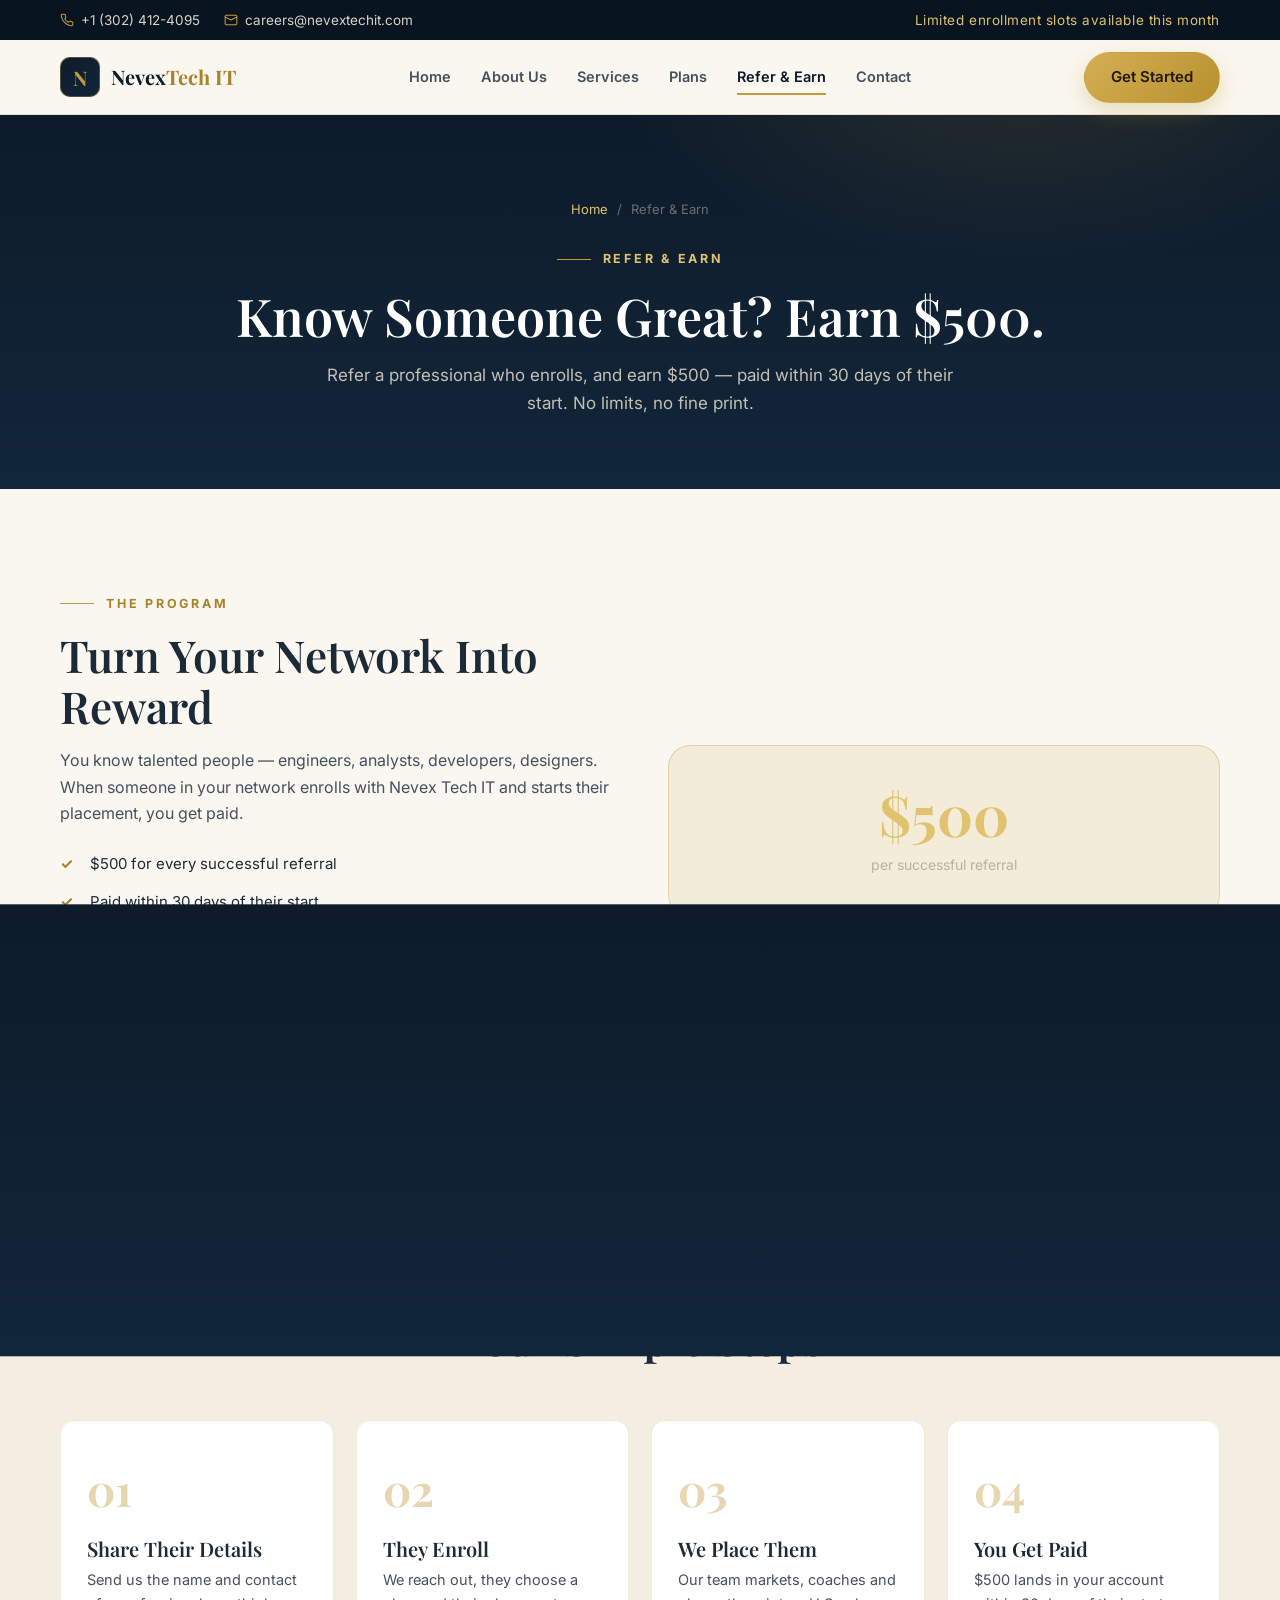
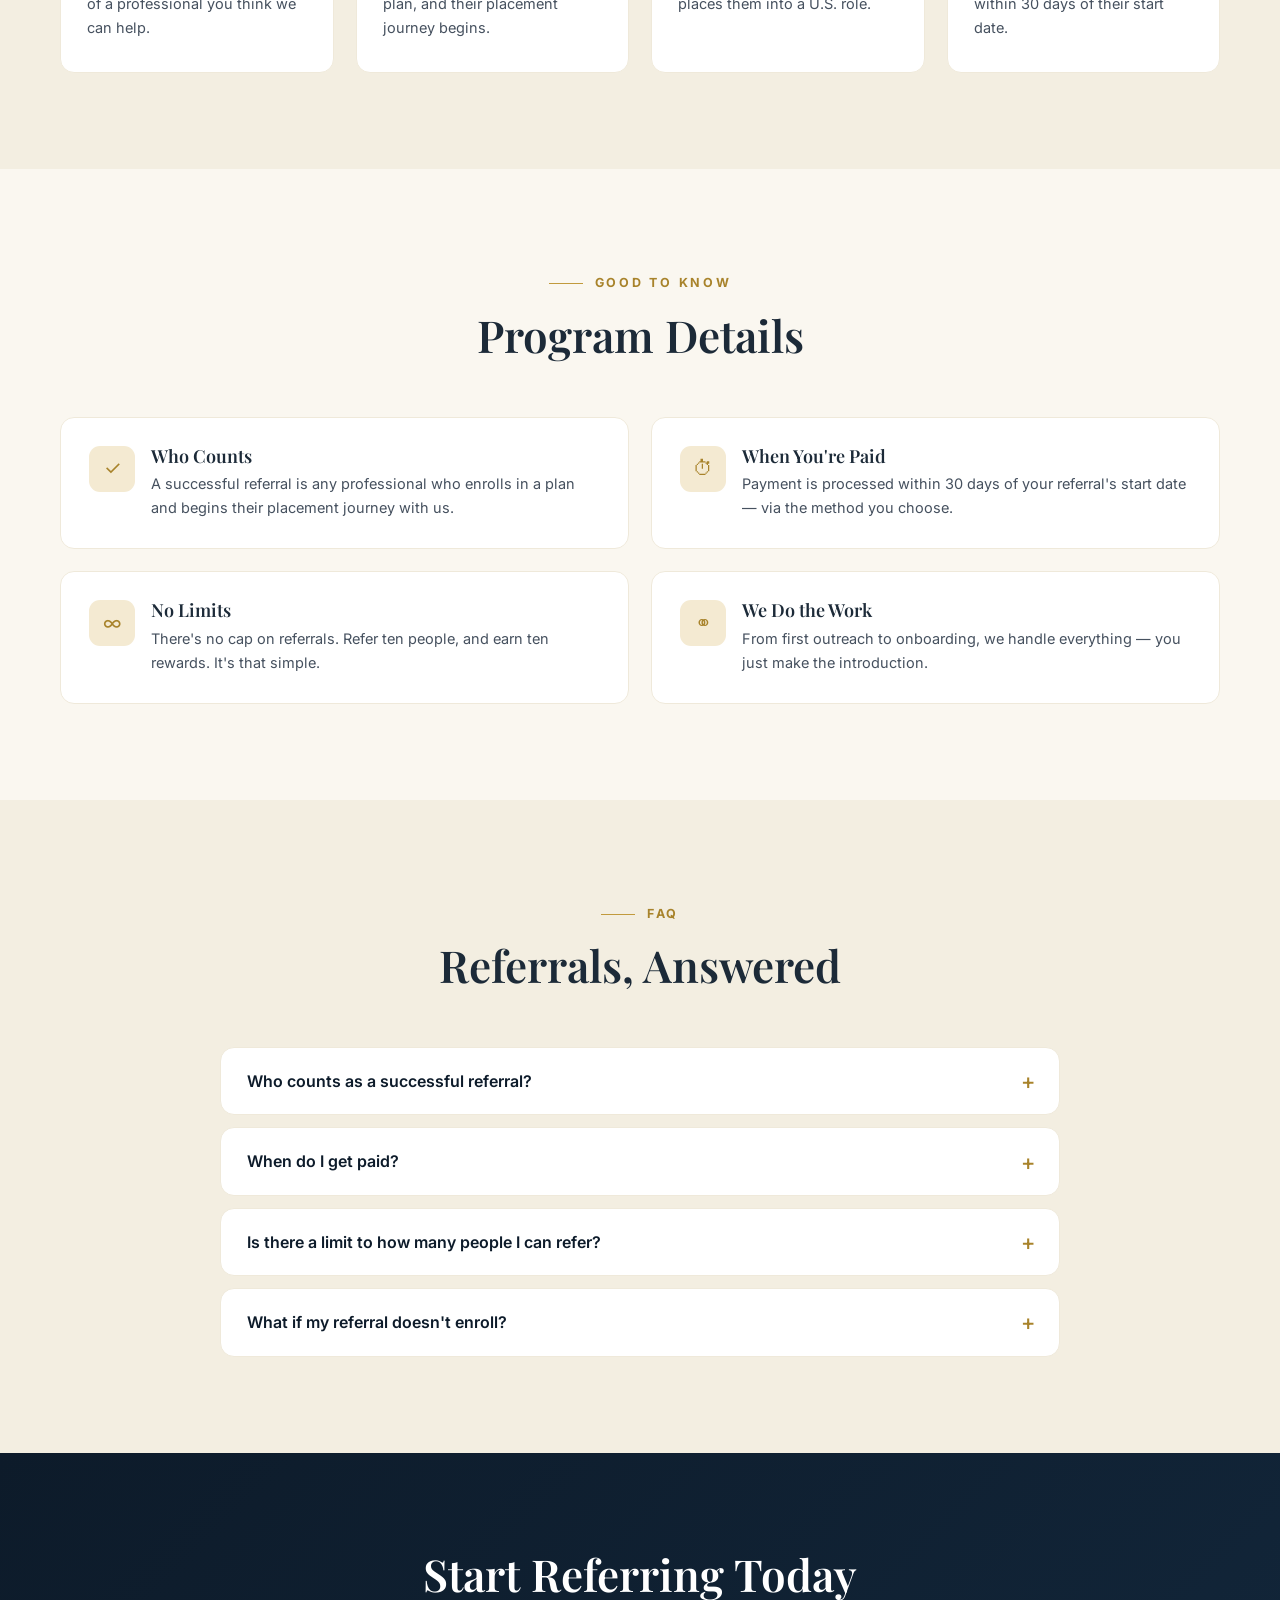
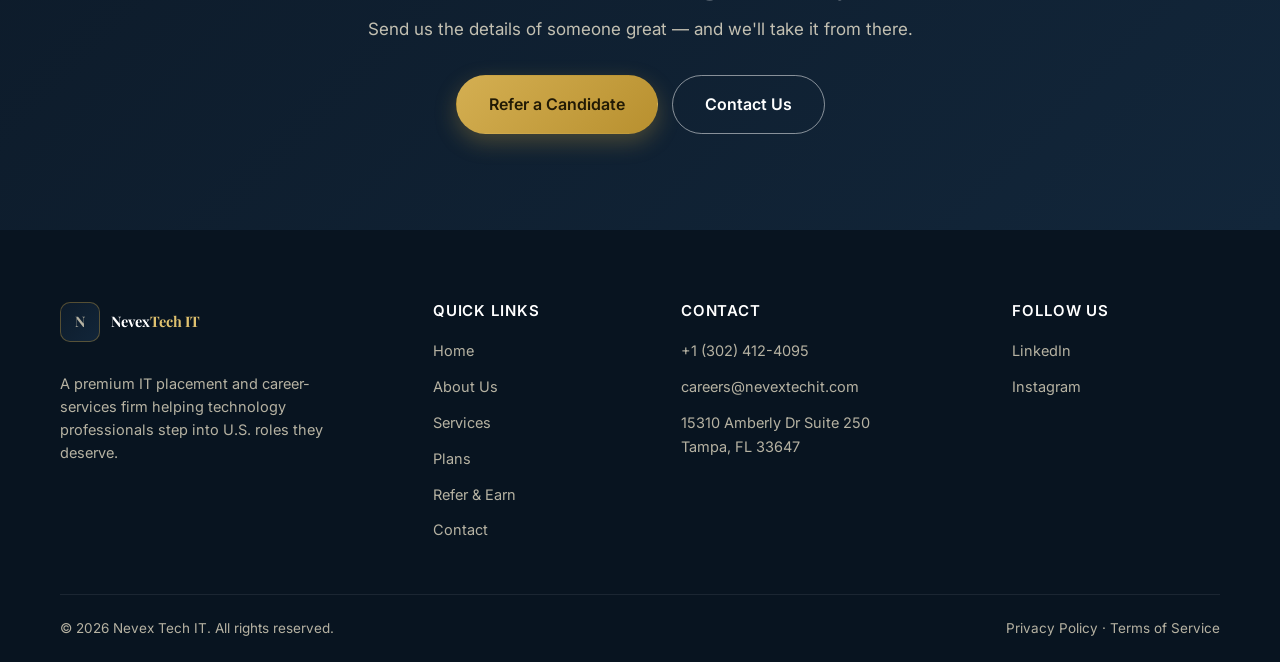
<file: refer.html>
<!DOCTYPE html>
<html lang="en">
<head>
  <meta charset="UTF-8">
  <meta name="viewport" content="width=device-width, initial-scale=1.0">
  <title>Refer &amp; Earn — Nevex Tech IT</title>
  <meta name="description" content="Refer a friend to Nevex Tech IT and earn $500 for every professional who enrolls — paid within 30 days of their start.">
  <link rel="preconnect" href="https://fonts.googleapis.com">
  <link rel="preconnect" href="https://fonts.gstatic.com" crossorigin>
  <link href="https://fonts.googleapis.com/css2?family=Playfair+Display:wght@500;600;700&family=Inter:wght@400;500;600;700&display=swap" rel="stylesheet">
  <link rel="stylesheet" href="css/style.css">
  <link rel="icon" href="data:image/svg+xml,%3Csvg xmlns='http://www.w3.org/2000/svg' viewBox='0 0 24 24'%3E%3Crect width='24' height='24' rx='5' fill='%230d1b2a'/%3E%3Cpath d='M7 17V7l10 10V7' fill='none' stroke='%23c19a3d' stroke-width='2.4' stroke-linecap='round' stroke-linejoin='round'/%3E%3C/svg%3E">
</head>
<body data-page="refer">

  <div id="header"></div>

  <!-- ============ PAGE HERO ============ -->
  <section class="page-hero">
    <div class="container">
      <div class="breadcrumb"><a href="index.html">Home</a><span>/</span><span>Refer &amp; Earn</span></div>
      <span class="eyebrow"><span class="eyebrow-line"></span> Refer &amp; Earn</span>
      <h1>Know Someone Great? Earn $500.</h1>
      <p>Refer a professional who enrolls, and earn $500 — paid within 30 days of their start. No limits, no fine print.</p>
    </div>
  </section>

  <!-- ============ REWARD HIGHLIGHT ============ -->
  <section class="section">
    <div class="container split">
      <div class="split-copy">
        <span class="eyebrow"><span class="eyebrow-line"></span> The Program</span>
        <h2 class="section-title">Turn Your Network Into Reward</h2>
        <p>You know talented people — engineers, analysts, developers, designers. When someone in your network enrolls with Nevex Tech IT and starts their placement, you get paid.</p>
        <ul class="check-list">
          <li>$500 for every successful referral</li>
          <li>Paid within 30 days of their start</li>
          <li>Unlimited referrals, no caps</li>
          <li>Refer anyone — colleagues, friends, classmates</li>
        </ul>
        <a href="mailto:referrals@nevextechit.com?subject=Referral" class="btn btn-gold">Refer a Candidate</a>
      </div>
      <div class="refer-badge reveal">
        <span class="rb-amount">$500</span>
        <span class="rb-lbl">per successful referral</span>
      </div>
    </div>
  </section>

  <!-- ============ HOW IT WORKS ============ -->
  <section class="section section-alt">
    <div class="container">
      <div class="section-head">
        <span class="eyebrow"><span class="eyebrow-line"></span> How It Works</span>
        <h2 class="section-title">Four Simple Steps</h2>
      </div>
      <div class="refer-steps">
        <div class="step reveal">
          <span class="step-num">01</span>
          <h3>Share Their Details</h3>
          <p>Send us the name and contact of a professional you think we can help.</p>
        </div>
        <div class="step reveal">
          <span class="step-num">02</span>
          <h3>They Enroll</h3>
          <p>We reach out, they choose a plan, and their placement journey begins.</p>
        </div>
        <div class="step reveal">
          <span class="step-num">03</span>
          <h3>We Place Them</h3>
          <p>Our team markets, coaches and places them into a U.S. role.</p>
        </div>
        <div class="step reveal">
          <span class="step-num">04</span>
          <h3>You Get Paid</h3>
          <p>$500 lands in your account within 30 days of their start date.</p>
        </div>
      </div>
    </div>
  </section>

  <!-- ============ WHO QUALIFIES ============ -->
  <section class="section">
    <div class="container">
      <div class="section-head">
        <span class="eyebrow"><span class="eyebrow-line"></span> Good To Know</span>
        <h2 class="section-title">Program Details</h2>
      </div>
      <div class="value-grid">
        <div class="value-card reveal">
          <span class="vc-ic">✓</span>
          <div><h4>Who Counts</h4><p>A successful referral is any professional who enrolls in a plan and begins their placement journey with us.</p></div>
        </div>
        <div class="value-card reveal">
          <span class="vc-ic">⏱</span>
          <div><h4>When You're Paid</h4><p>Payment is processed within 30 days of your referral's start date — via the method you choose.</p></div>
        </div>
        <div class="value-card reveal">
          <span class="vc-ic">∞</span>
          <div><h4>No Limits</h4><p>There's no cap on referrals. Refer ten people, and earn ten rewards. It's that simple.</p></div>
        </div>
        <div class="value-card reveal">
          <span class="vc-ic">⚭</span>
          <div><h4>We Do the Work</h4><p>From first outreach to onboarding, we handle everything — you just make the introduction.</p></div>
        </div>
      </div>
    </div>
  </section>

  <!-- ============ FAQ ============ -->
  <section class="section section-alt">
    <div class="container container-narrow">
      <div class="section-head">
        <span class="eyebrow"><span class="eyebrow-line"></span> FAQ</span>
        <h2 class="section-title">Referrals, Answered</h2>
      </div>
      <div class="faq-list">
        <details class="faq-item">
          <summary>Who counts as a successful referral?</summary>
          <p>Any professional who enrolls in a Nevex Tech IT plan and begins their placement journey.</p>
        </details>
        <details class="faq-item">
          <summary>When do I get paid?</summary>
          <p>Within 30 days of your referral's start date, via your preferred payment method.</p>
        </details>
        <details class="faq-item">
          <summary>Is there a limit to how many people I can refer?</summary>
          <p>No. There is no cap — every successful referral earns its own $500 reward.</p>
        </details>
        <details class="faq-item">
          <summary>What if my referral doesn't enroll?</summary>
          <p>There's no cost and no obligation. If they don't enroll, nothing happens — and you can always refer someone else.</p>
        </details>
      </div>
    </div>
  </section>

  <!-- ============ CTA ============ -->
  <section class="cta">
    <div class="container cta-inner">
      <h2>Start Referring Today</h2>
      <p>Send us the details of someone great — and we'll take it from there.</p>
      <div class="cta-actions">
        <a href="mailto:referrals@nevextechit.com?subject=Referral" class="btn btn-gold btn-lg">Refer a Candidate</a>
        <a href="contact.html" class="btn btn-ghost-light btn-lg">Contact Us</a>
      </div>
    </div>
  </section>

  <div id="footer"></div>

  <button class="to-top" id="toTop" aria-label="Back to top">↑</button>

  <div class="page-transition" id="pageTransition" aria-hidden="true">
    <div class="pt-panel pt-panel--top"></div>
    <div class="pt-panel pt-panel--bottom"></div>
    <div class="pt-hairline"></div>
    <div class="pt-monogram">N</div>
  </div>

  <script src="js/components.js"></script>
  <script src="js/main.js"></script>
</body>
</html>
</file>
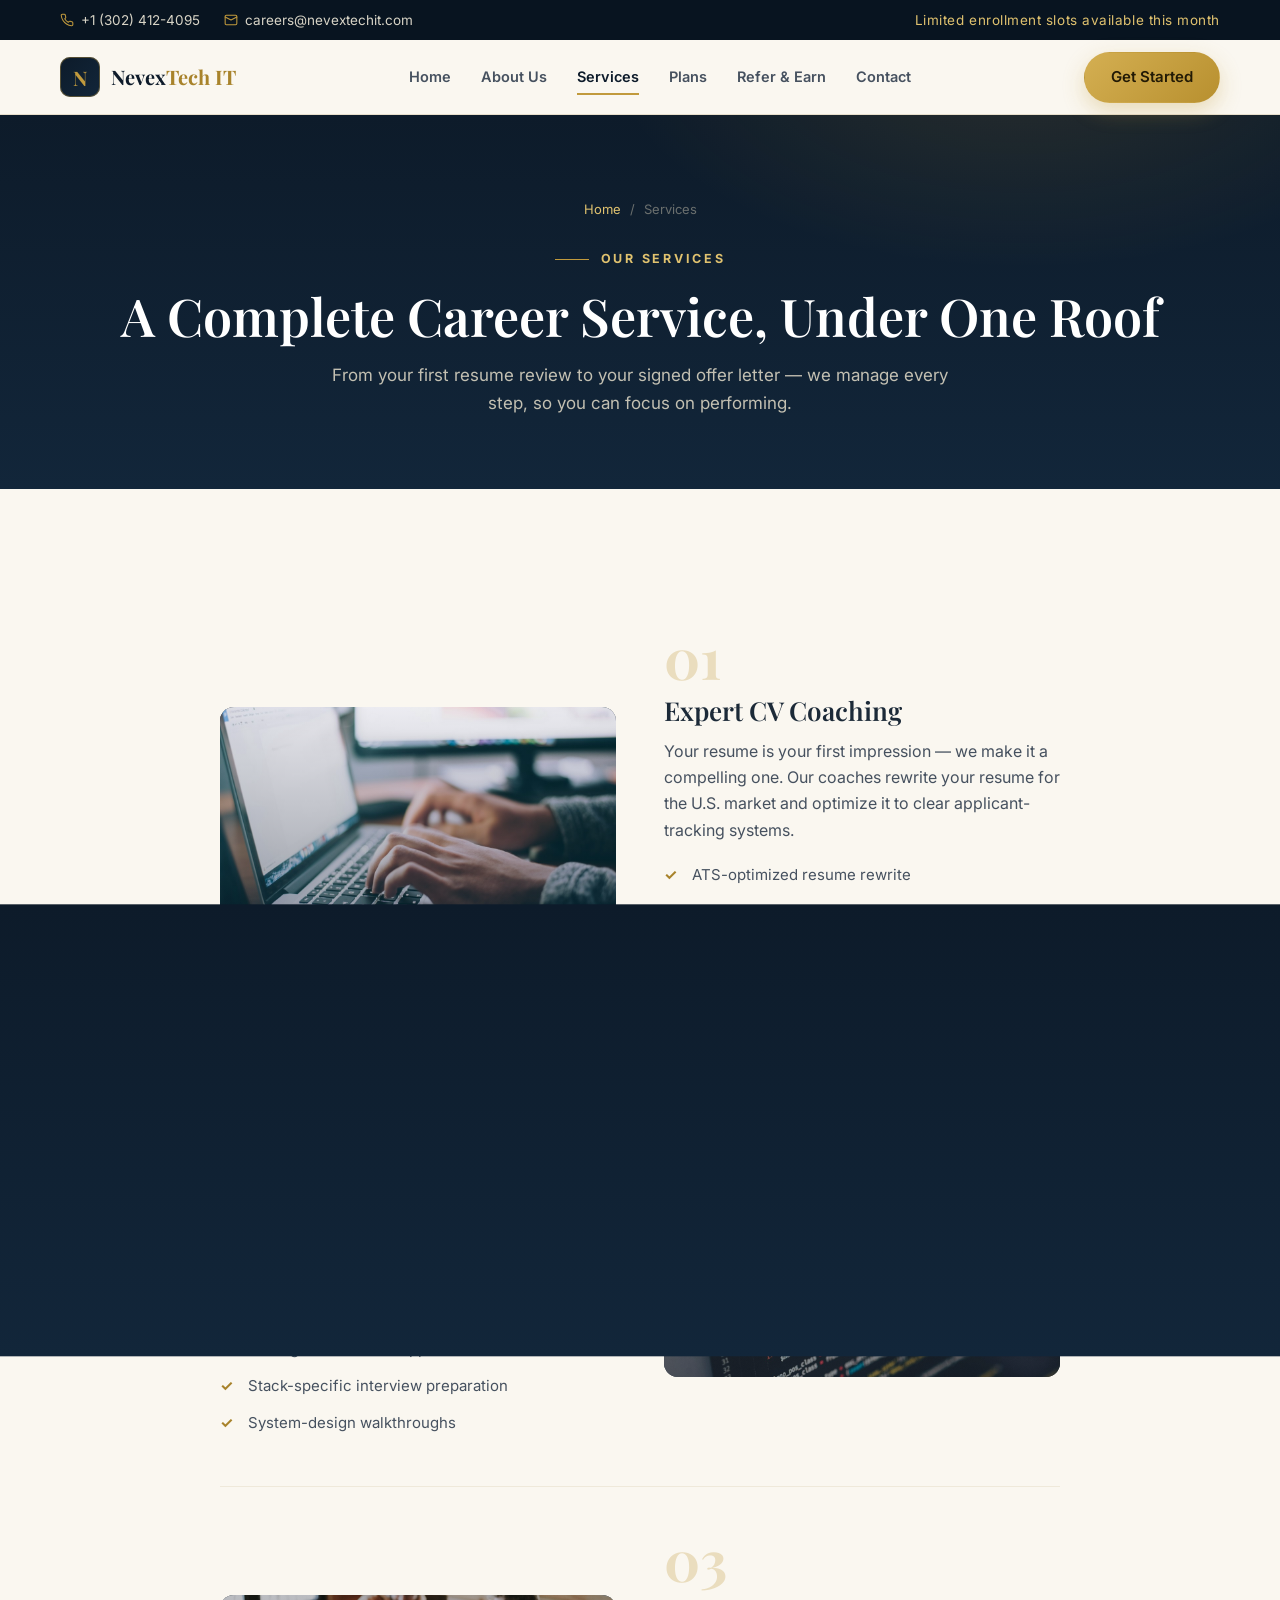
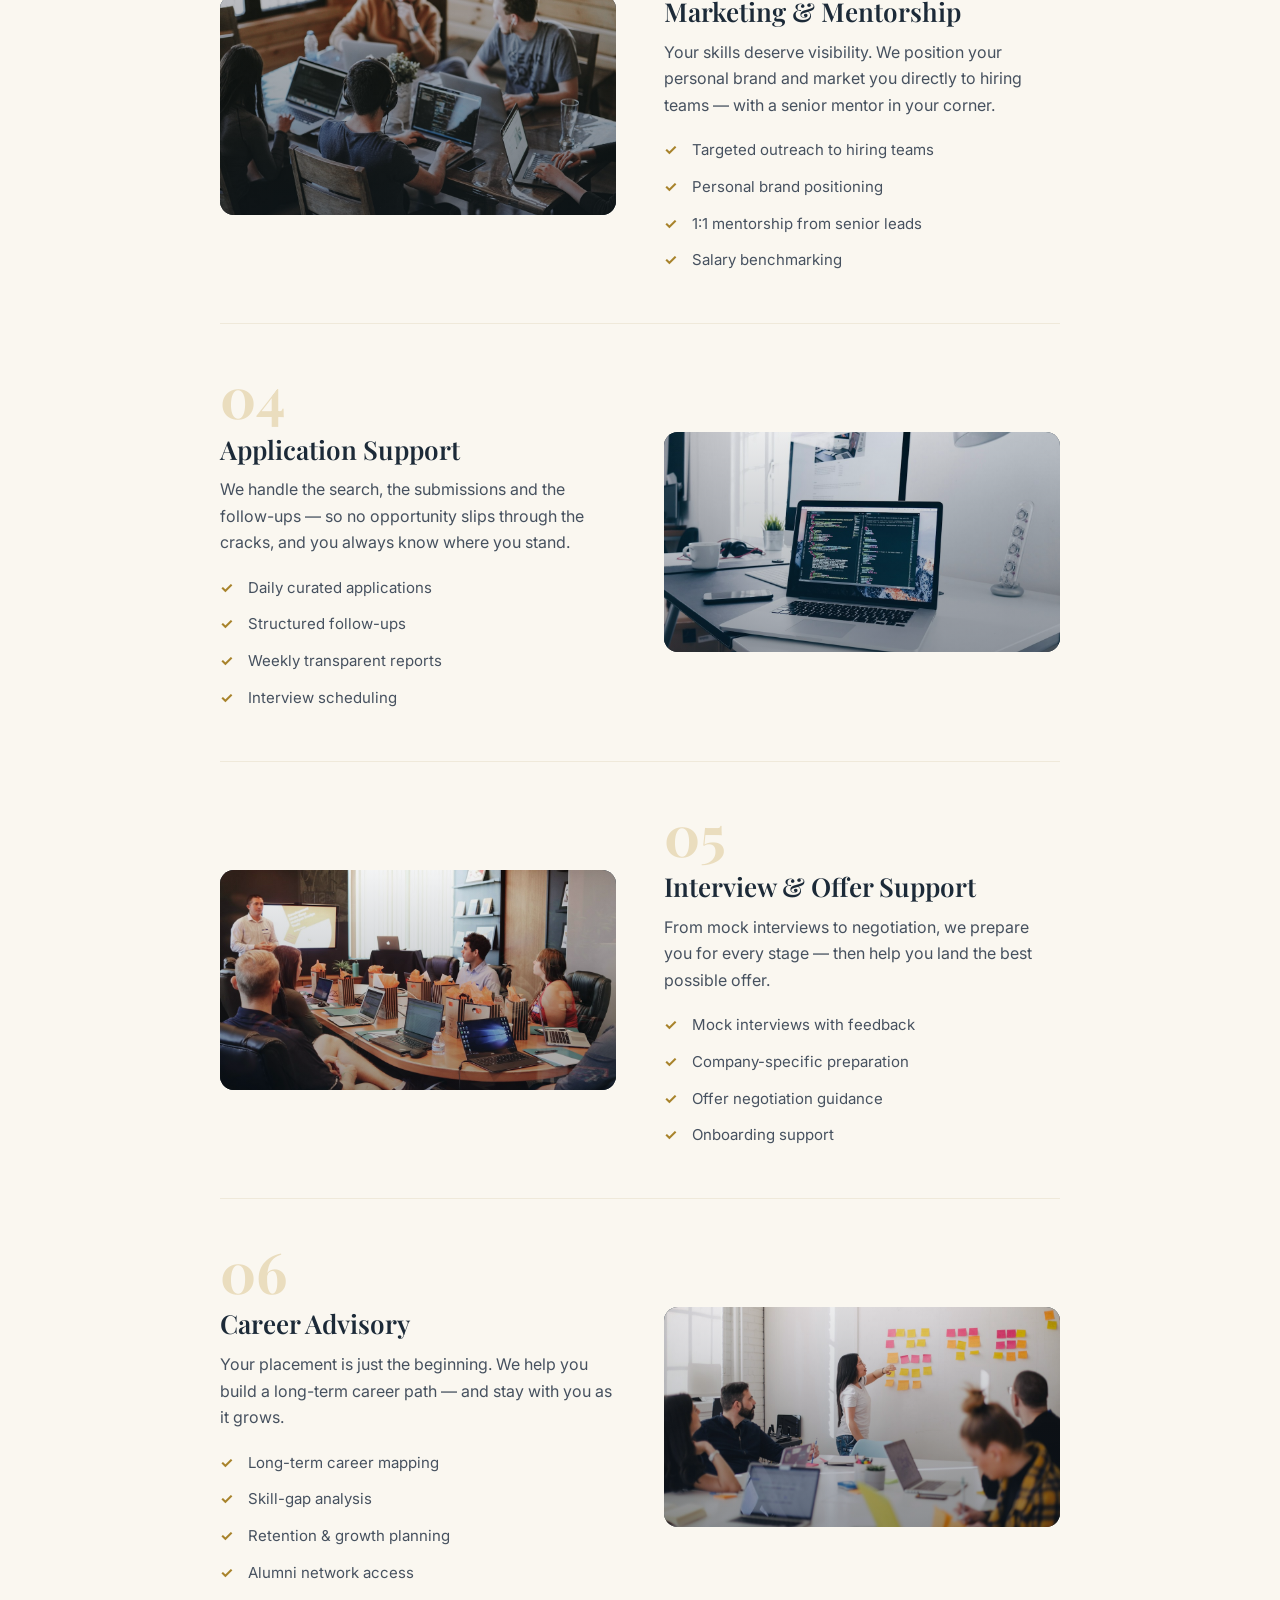
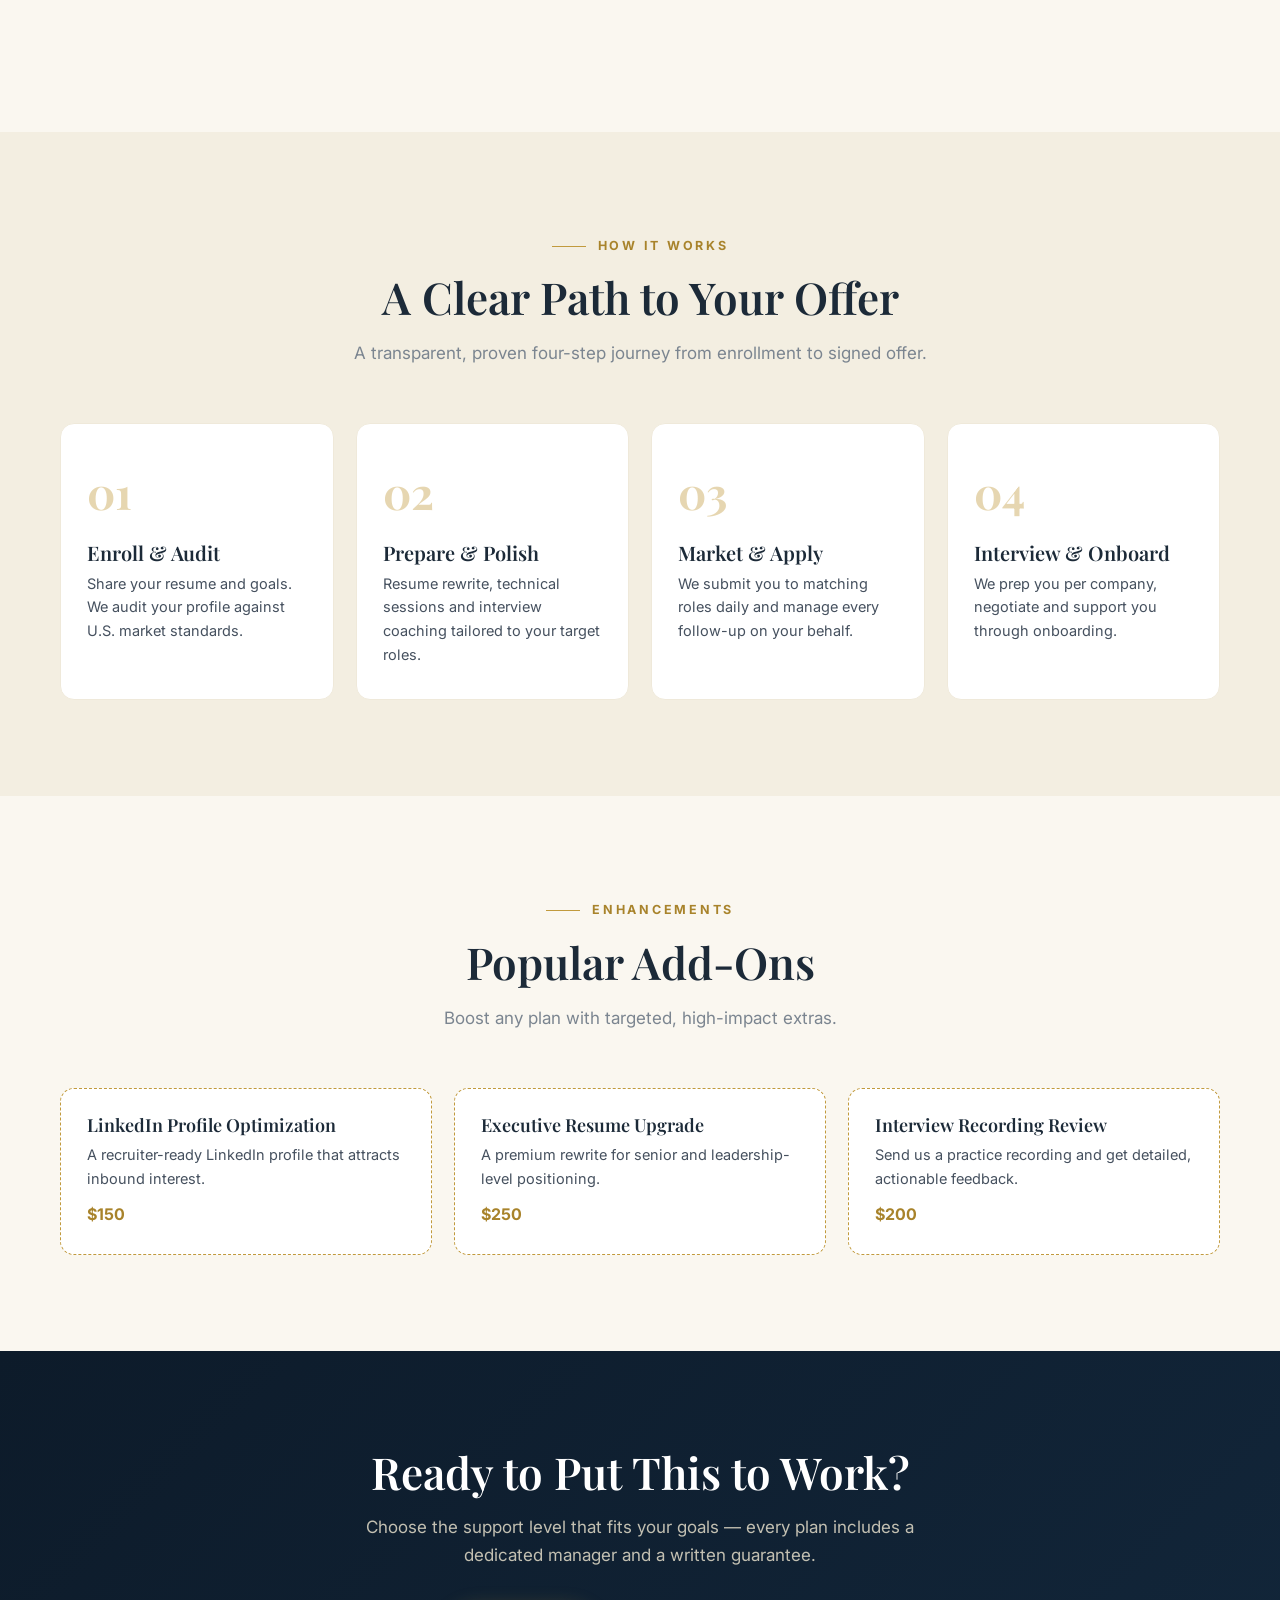
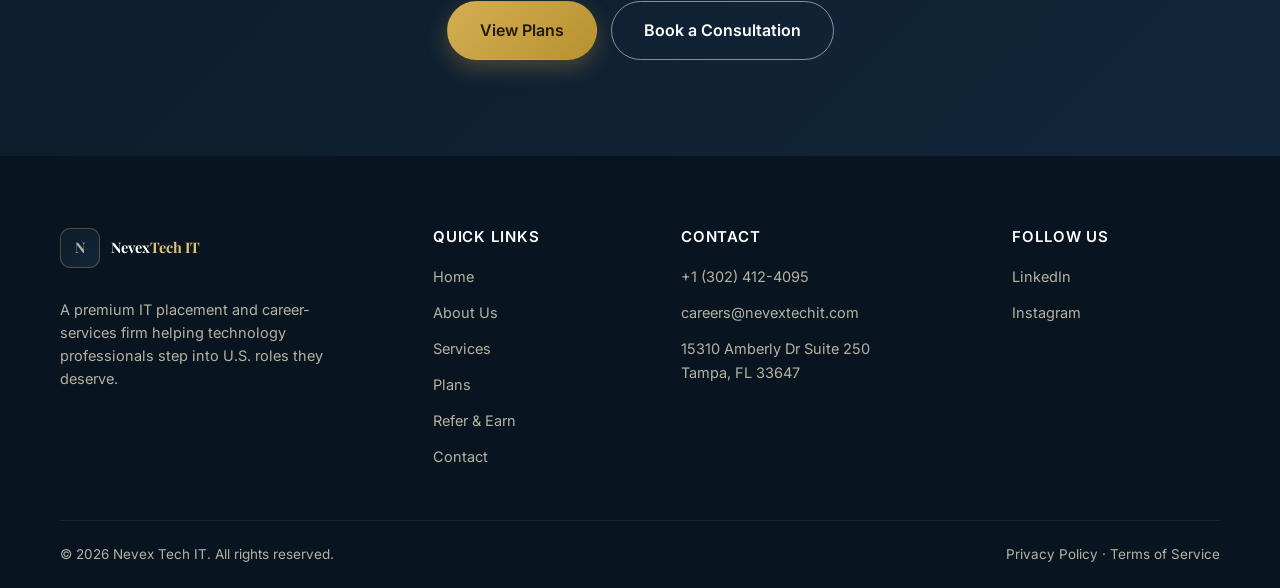
<file: services.html>
<!DOCTYPE html>
<html lang="en">
<head>
  <meta charset="UTF-8">
  <meta name="viewport" content="width=device-width, initial-scale=1.0">
  <title>Services — Nevex Tech IT</title>
  <meta name="description" content="Explore Nevex Tech IT's complete career services — CV coaching, technical assistance, marketing, application support, interview prep and career advisory.">
  <link rel="preconnect" href="https://fonts.googleapis.com">
  <link rel="preconnect" href="https://fonts.gstatic.com" crossorigin>
  <link href="https://fonts.googleapis.com/css2?family=Playfair+Display:wght@500;600;700&family=Inter:wght@400;500;600;700&display=swap" rel="stylesheet">
  <link rel="stylesheet" href="css/style.css">
  <link rel="icon" href="data:image/svg+xml,%3Csvg xmlns='http://www.w3.org/2000/svg' viewBox='0 0 24 24'%3E%3Crect width='24' height='24' rx='5' fill='%230d1b2a'/%3E%3Cpath d='M7 17V7l10 10V7' fill='none' stroke='%23c19a3d' stroke-width='2.4' stroke-linecap='round' stroke-linejoin='round'/%3E%3C/svg%3E">
</head>
<body data-page="services">

  <div id="header"></div>

  <!-- ============ PAGE HERO ============ -->
  <section class="page-hero">
    <div class="container">
      <div class="breadcrumb"><a href="index.html">Home</a><span>/</span><span>Services</span></div>
      <span class="eyebrow"><span class="eyebrow-line"></span> Our Services</span>
      <h1>A Complete Career Service, Under One Roof</h1>
      <p>From your first resume review to your signed offer letter — we manage every step, so you can focus on performing.</p>
    </div>
  </section>

  <!-- ============ SERVICES DETAIL ============ -->
  <section class="section">
    <div class="container container-narrow">
      <div class="service-block">
        <div class="sb-media"><img src="images/service-cv.jpg" alt="Resume and CV coaching"></div>
        <div>
          <span class="sb-num">01</span>
          <h3>Expert CV Coaching</h3>
          <p>Your resume is your first impression — we make it a compelling one. Our coaches rewrite your resume for the U.S. market and optimize it to clear applicant-tracking systems.</p>
          <ul>
            <li>ATS-optimized resume rewrite</li>
            <li>LinkedIn profile &amp; personal branding</li>
            <li>Cover letters &amp; follow-up templates</li>
            <li>Keyword targeting for your stack</li>
          </ul>
        </div>
      </div>

      <div class="service-block reverse">
        <div class="sb-media"><img src="images/service-technical.jpg" alt="Technical coding preparation"></div>
        <div>
          <span class="sb-num">02</span>
          <h3>Technical Assistance</h3>
          <p>Walk into every technical screen prepared. We run live query sessions and coding assessments matched to your target roles and stack.</p>
          <ul>
            <li>Live technical query sessions</li>
            <li>Coding assessment support</li>
            <li>Stack-specific interview preparation</li>
            <li>System-design walkthroughs</li>
          </ul>
        </div>
      </div>

      <div class="service-block">
        <div class="sb-media"><img src="images/team-collab.jpg" alt="Team collaboration and mentorship"></div>
        <div>
          <span class="sb-num">03</span>
          <h3>Marketing &amp; Mentorship</h3>
          <p>Your skills deserve visibility. We position your personal brand and market you directly to hiring teams — with a senior mentor in your corner.</p>
          <ul>
            <li>Targeted outreach to hiring teams</li>
            <li>Personal brand positioning</li>
            <li>1:1 mentorship from senior leads</li>
            <li>Salary benchmarking</li>
          </ul>
        </div>
      </div>

      <div class="service-block reverse">
        <div class="sb-media"><img src="images/service-application.jpg" alt="Job application support"></div>
        <div>
          <span class="sb-num">04</span>
          <h3>Application Support</h3>
          <p>We handle the search, the submissions and the follow-ups — so no opportunity slips through the cracks, and you always know where you stand.</p>
          <ul>
            <li>Daily curated applications</li>
            <li>Structured follow-ups</li>
            <li>Weekly transparent reports</li>
            <li>Interview scheduling</li>
          </ul>
        </div>
      </div>

      <div class="service-block">
        <div class="sb-media"><img src="images/service-interview.jpg" alt="Interview and offer preparation"></div>
        <div>
          <span class="sb-num">05</span>
          <h3>Interview &amp; Offer Support</h3>
          <p>From mock interviews to negotiation, we prepare you for every stage — then help you land the best possible offer.</p>
          <ul>
            <li>Mock interviews with feedback</li>
            <li>Company-specific preparation</li>
            <li>Offer negotiation guidance</li>
            <li>Onboarding support</li>
          </ul>
        </div>
      </div>

      <div class="service-block reverse">
        <div class="sb-media"><img src="images/service-advisory.jpg" alt="Career advisory session"></div>
        <div>
          <span class="sb-num">06</span>
          <h3>Career Advisory</h3>
          <p>Your placement is just the beginning. We help you build a long-term career path — and stay with you as it grows.</p>
          <ul>
            <li>Long-term career mapping</li>
            <li>Skill-gap analysis</li>
            <li>Retention &amp; growth planning</li>
            <li>Alumni network access</li>
          </ul>
        </div>
      </div>
    </div>
  </section>

  <!-- ============ PROCESS ============ -->
  <section class="section section-alt" id="process">
    <div class="container">
      <div class="section-head">
        <span class="eyebrow"><span class="eyebrow-line"></span> How It Works</span>
        <h2 class="section-title">A Clear Path to Your Offer</h2>
        <p class="section-lead">A transparent, proven four-step journey from enrollment to signed offer.</p>
      </div>
      <div class="steps-grid">
        <div class="step reveal">
          <span class="step-num">01</span>
          <h3>Enroll &amp; Audit</h3>
          <p>Share your resume and goals. We audit your profile against U.S. market standards.</p>
        </div>
        <div class="step reveal">
          <span class="step-num">02</span>
          <h3>Prepare &amp; Polish</h3>
          <p>Resume rewrite, technical sessions and interview coaching tailored to your target roles.</p>
        </div>
        <div class="step reveal">
          <span class="step-num">03</span>
          <h3>Market &amp; Apply</h3>
          <p>We submit you to matching roles daily and manage every follow-up on your behalf.</p>
        </div>
        <div class="step reveal">
          <span class="step-num">04</span>
          <h3>Interview &amp; Onboard</h3>
          <p>We prep you per company, negotiate and support you through onboarding.</p>
        </div>
      </div>
    </div>
  </section>

  <!-- ============ ADD-ONS ============ -->
  <section class="section">
    <div class="container">
      <div class="section-head">
        <span class="eyebrow"><span class="eyebrow-line"></span> Enhancements</span>
        <h2 class="section-title">Popular Add-Ons</h2>
        <p class="section-lead">Boost any plan with targeted, high-impact extras.</p>
      </div>
      <div class="addon-grid">
        <div class="addon-card reveal">
          <h4>LinkedIn Profile Optimization</h4>
          <p>A recruiter-ready LinkedIn profile that attracts inbound interest.</p>
          <span class="addon-price">$150</span>
        </div>
        <div class="addon-card reveal">
          <h4>Executive Resume Upgrade</h4>
          <p>A premium rewrite for senior and leadership-level positioning.</p>
          <span class="addon-price">$250</span>
        </div>
        <div class="addon-card reveal">
          <h4>Interview Recording Review</h4>
          <p>Send us a practice recording and get detailed, actionable feedback.</p>
          <span class="addon-price">$200</span>
        </div>
      </div>
    </div>
  </section>

  <!-- ============ CTA ============ -->
  <section class="cta">
    <div class="container cta-inner">
      <h2>Ready to Put This to Work?</h2>
      <p>Choose the support level that fits your goals — every plan includes a dedicated manager and a written guarantee.</p>
      <div class="cta-actions">
        <a href="plans.html" class="btn btn-gold btn-lg">View Plans</a>
        <a href="contact.html" class="btn btn-ghost-light btn-lg">Book a Consultation</a>
      </div>
    </div>
  </section>

  <div id="footer"></div>

  <button class="to-top" id="toTop" aria-label="Back to top">↑</button>

  <div class="page-transition" id="pageTransition" aria-hidden="true">
    <div class="pt-panel pt-panel--top"></div>
    <div class="pt-panel pt-panel--bottom"></div>
    <div class="pt-hairline"></div>
    <div class="pt-monogram">N</div>
  </div>

  <script src="js/components.js"></script>
  <script src="js/main.js"></script>
</body>
</html>
</file>
<file: css/style.css>
/* ==========================================================================
   Aurelian Careers — Premium IT Placement & Career Services
   Theme: Classic Elegant · Navy / Gold / Ivory · Serif display
   ========================================================================== */

:root {
  --navy: #0d1b2a;
  --navy-2: #12263a;
  --navy-3: #081420;
  --gold: #c19a3d;
  --gold-dark: #a8832b;
  --gold-light: #e0c26f;
  --gold-soft: #f4ead2;

  --ivory: #faf7f0;
  --cream: #f3eee1;
  --white: #ffffff;

  --ink: #1c2a38;
  --text: #46515f;
  --muted: #7b8590;

  --border: #e7dfcc;
  --border-soft: #efe9da;

  --shadow-sm: 0 2px 12px rgba(13, 27, 42, 0.06);
  --shadow: 0 14px 40px rgba(13, 27, 42, 0.12);
  --shadow-lg: 0 30px 70px rgba(13, 27, 42, 0.18);

  --serif: "Playfair Display", Georgia, "Times New Roman", serif;
  --sans: "Inter", "Segoe UI", "Helvetica Neue", Arial, sans-serif;

  --radius: 14px;
  --radius-lg: 22px;
  --ease: cubic-bezier(0.22, 1, 0.36, 1);
}

* { margin: 0; padding: 0; box-sizing: border-box; -webkit-font-smoothing: antialiased; }
html { scroll-behavior: smooth; scroll-padding-top: 96px; }

body {
  font-family: var(--sans);
  color: var(--text);
  background: var(--ivory);
  line-height: 1.65;
  font-size: 16px;
  overflow-x: hidden;
}

h1, h2, h3, h4 { font-family: var(--serif); color: var(--ink); font-weight: 600; line-height: 1.15; }
a { color: inherit; text-decoration: none; }
img { max-width: 100%; display: block; }

.container { width: min(1160px, 92%); margin: 0 auto; }
.container-narrow { width: min(840px, 92%); }

/* ---------- Buttons ---------- */
.btn {
  display: inline-flex; align-items: center; justify-content: center; gap: 8px;
  font-family: var(--sans); font-weight: 600; font-size: 15px;
  padding: 12px 26px; border-radius: 999px; cursor: pointer;
  transition: transform .25s var(--ease), box-shadow .25s var(--ease), background .25s, color .25s;
  border: 1px solid transparent; white-space: nowrap;
}
.btn-gold { background: linear-gradient(135deg, #d4af52, #b8902f); color: #221a05; box-shadow: 0 8px 22px rgba(193, 154, 61, 0.32); }
.btn-gold:hover { transform: translateY(-2px); box-shadow: 0 14px 30px rgba(193, 154, 61, 0.42); }
.btn-ghost { background: transparent; color: var(--navy); border-color: var(--navy); }
.btn-ghost:hover { background: var(--navy); color: #fff; }
.btn-ghost-light { background: transparent; color: #fff; border-color: rgba(255,255,255,.5); }
.btn-ghost-light:hover { background: #fff; color: var(--navy); }
.btn-outline { background: transparent; color: var(--navy); border-color: var(--border); }
.btn-outline:hover { border-color: var(--gold); color: var(--gold-dark); }
.btn-lg { padding: 15px 32px; font-size: 16px; }
.btn-block { width: 100%; }

/* ---------- Eyebrow / section head ---------- */
.eyebrow {
  display: inline-flex; align-items: center; gap: 12px;
  font-size: 12.5px; letter-spacing: .22em; text-transform: uppercase;
  font-weight: 700; color: var(--gold-dark); margin-bottom: 16px;
}
.eyebrow-line { width: 34px; height: 1px; background: var(--gold); display: inline-block; }
.section-head { text-align: center; max-width: 680px; margin: 0 auto 56px; }
.section-title { font-size: clamp(30px, 4vw, 44px); margin-bottom: 16px; }
.section-lead { color: var(--muted); font-size: 17px; }
.section { padding: 96px 0; }
.section-alt { background: var(--cream); }
.gold { color: var(--gold-dark); }

/* ==========================================================================
   TOP BAR
   ========================================================================== */
.topbar { background: var(--navy-3); color: #d8d4c6; font-size: 13.5px; padding: 9px 0; }
.topbar-inner { display: flex; align-items: center; justify-content: space-between; gap: 16px; }
.topbar-left { display: flex; gap: 24px; }
.topbar-link { display: inline-flex; align-items: center; gap: 7px; color: #d8d4c6; }
.topbar-link svg { width: 14px; height: 14px; color: var(--gold); }
.topbar-link:hover { color: #fff; }
.topbar-note { color: var(--gold-light); letter-spacing: .04em; }
@media (max-width: 720px) { .topbar-note, .topbar-link:last-child { display: none; } }

/* ==========================================================================
   HEADER
   ========================================================================== */
.header {
  position: sticky; top: 0; z-index: 60;
  background: rgba(250, 247, 240, 0.92); backdrop-filter: blur(10px);
  border-bottom: 1px solid var(--border);
  transition: box-shadow .3s;
}
.header.scrolled { box-shadow: var(--shadow-sm); }
.header-inner { display: flex; align-items: center; justify-content: space-between; height: 74px; }

.brand { display: inline-flex; align-items: center; gap: 11px; }
.brand-mark {
  width: 40px; height: 40px; border-radius: 10px; display: grid; place-items: center;
  background: linear-gradient(135deg, var(--navy), var(--navy-2)); color: var(--gold);
  font-family: var(--serif); font-size: 20px; font-weight: 700;
  box-shadow: inset 0 0 0 1px rgba(193,154,61,.4);
}
.brand-text { font-family: var(--serif); font-size: 20px; font-weight: 700; color: var(--navy); line-height: 1; }
.brand-text em { font-style: normal; color: var(--gold-dark); }

.nav { display: flex; gap: 30px; }
.nav-link { font-size: 14.5px; font-weight: 600; color: var(--text); position: relative; padding: 4px 0; }
.nav-link::after { content: ""; position: absolute; left: 0; bottom: -2px; width: 0; height: 2px; background: var(--gold); transition: width .3s var(--ease); }
.nav-link:hover, .nav-link.active { color: var(--navy); }
.nav-link:hover::after, .nav-link.active::after { width: 100%; }

.header-actions { display: flex; align-items: center; gap: 14px; }

.nav-toggle { display: none; background: none; border: none; cursor: pointer; width: 40px; height: 40px; flex-direction: column; align-items: center; justify-content: center; gap: 5px; }
.nav-toggle span { width: 24px; height: 2px; background: var(--navy); transition: .3s; }

@media (max-width: 940px) {
  .nav {
    position: fixed; inset: 0 0 0 auto; width: 300px; background: var(--navy);
    flex-direction: column; gap: 8px; padding: 90px 32px 32px; z-index: 50;
    transform: translateX(100%); transition: transform .35s var(--ease);
  }
  .nav.open { transform: translateX(0); }
  .nav-link { color: #e9e5d8; font-size: 17px; }
  .nav-link:hover, .nav-link.active { color: var(--gold-light); }
  .nav-toggle { display: flex; }
}

/* ==========================================================================
   HERO
   ========================================================================== */
.hero {
  position: relative;
  background:
    radial-gradient(900px 500px at 85% -10%, rgba(193,154,61,.14), transparent 60%),
    linear-gradient(180deg, var(--ivory), #fff);
  overflow: hidden;
}
.hero-inner { display: grid; grid-template-columns: 1.1fr .9fr; gap: 60px; align-items: center; padding: 88px 0 104px; }
.hero-title { font-size: clamp(38px, 5.2vw, 60px); margin-bottom: 22px; }
.hero-lead { font-size: 18px; color: var(--text); max-width: 540px; margin-bottom: 32px; }
.hero-lead strong { color: var(--navy); }
.hero-cta { display: flex; gap: 14px; flex-wrap: wrap; margin-bottom: 44px; }

.hero-stats { display: flex; gap: 44px; flex-wrap: wrap; }
.hero-stat { display: flex; flex-direction: column; }
.hs-num { font-family: var(--serif); font-size: 30px; font-weight: 700; color: var(--navy); }
.hs-lbl { font-size: 13px; color: var(--muted); letter-spacing: .03em; }

.hero-visual { position: relative; }
.hero-card {
  background: linear-gradient(160deg, var(--navy), var(--navy-2));
  border-radius: var(--radius-lg); padding: 34px; color: #e9e5d8;
  box-shadow: var(--shadow-lg); position: relative; overflow: hidden;
}
.hero-card::before { content: ""; position: absolute; top: -60px; right: -60px; width: 220px; height: 220px; border-radius: 50%; background: radial-gradient(circle, rgba(193,154,61,.28), transparent 70%); }
.hc-badge { display: inline-block; font-size: 12px; letter-spacing: .14em; text-transform: uppercase; font-weight: 700; color: #221a05; background: linear-gradient(135deg,#d4af52,#b8902f); padding: 6px 14px; border-radius: 999px; margin-bottom: 26px; }
.hc-ring { width: 150px; height: 150px; border-radius: 50%; margin: 0 auto 26px; background: conic-gradient(var(--gold) 0 78%, rgba(255,255,255,.12) 78%); display: grid; place-items: center; }
.hc-ring-inner { width: 118px; height: 118px; border-radius: 50%; background: var(--navy-3); display: flex; flex-direction: column; align-items: center; justify-content: center; }
.hc-num { font-family: var(--serif); font-size: 40px; font-weight: 700; color: #fff; line-height: 1; }
.hc-lbl { font-size: 11.5px; color: var(--gold-light); letter-spacing: .06em; }
.hc-row { display: flex; align-items: center; gap: 10px; font-size: 14px; padding: 9px 0; border-top: 1px solid rgba(255,255,255,.08); }
.hc-dot { width: 7px; height: 7px; border-radius: 50%; background: var(--gold); flex-shrink: 0; }

.hero-float { position: absolute; background: #fff; border-radius: 14px; box-shadow: var(--shadow); padding: 12px 16px; display: flex; align-items: center; gap: 12px; }
.hero-float b { display: block; font-size: 14px; color: var(--navy); }
.hero-float small { display: block; font-size: 12px; color: var(--muted); }
.hf-icon { width: 34px; height: 34px; border-radius: 9px; background: var(--gold-soft); color: var(--gold-dark); display: grid; place-items: center; font-weight: 700; flex-shrink: 0; }
.hf-icon.gold { background: var(--gold); color: #221a05; }
.float-a { top: -20px; right: -10px; animation: floaty 5s ease-in-out infinite; }
.float-b { bottom: -18px; left: -10px; animation: floaty 5s ease-in-out .8s infinite; }
@keyframes floaty { 0%,100% { transform: translateY(0); } 50% { transform: translateY(-9px); } }

@media (max-width: 900px) { .hero-inner { grid-template-columns: 1fr; padding: 60px 0 80px; } .hero-visual { max-width: 460px; } }

/* ==========================================================================
   VALUE PROPS
   ========================================================================== */
.values { background: var(--navy); color: #e9e5d8; }
.values-inner { display: grid; grid-template-columns: repeat(4, 1fr); gap: 1px; }
.value-item { display: flex; gap: 16px; padding: 34px 26px; align-items: flex-start; }
.value-item b { display: block; color: #fff; font-size: 16px; margin-bottom: 4px; font-weight: 600; }
.value-item small { color: #b6b2a2; font-size: 13.5px; line-height: 1.5; }
.value-icon { width: 42px; height: 42px; border-radius: 10px; background: rgba(193,154,61,.14); color: var(--gold-light); display: grid; place-items: center; font-size: 19px; flex-shrink: 0; }
@media (max-width: 900px) { .values-inner { grid-template-columns: repeat(2, 1fr); } }
@media (max-width: 540px) { .values-inner { grid-template-columns: 1fr; } }

/* ==========================================================================
   SERVICES
   ========================================================================== */
.services-grid { display: grid; grid-template-columns: repeat(4, 1fr); gap: 22px; }
.service-card {
  background: #fff; border: 1px solid var(--border-soft); border-radius: var(--radius);
  padding: 30px 26px; transition: transform .3s var(--ease), box-shadow .3s, border-color .3s;
}
.service-card:hover { transform: translateY(-6px); box-shadow: var(--shadow); border-color: var(--gold); }
.service-num { font-family: var(--serif); font-size: 40px; color: var(--gold); opacity: .35; font-weight: 700; display: block; margin-bottom: 16px; }
.service-card h3 { font-size: 20px; margin-bottom: 10px; }
.service-card p { font-size: 14.5px; }
@media (max-width: 900px) { .services-grid { grid-template-columns: repeat(2, 1fr); } }
@media (max-width: 540px) { .services-grid { grid-template-columns: 1fr; } }

/* ==========================================================================
   PLANS
   ========================================================================== */
.section-plans { background: linear-gradient(180deg, #fff, var(--ivory)); }
.plans-grid { display: grid; grid-template-columns: repeat(3, 1fr); gap: 28px; align-items: stretch; }

.plan-card {
  background: #fff; border: 1px solid var(--border); border-radius: var(--radius-lg);
  padding: 38px 32px; position: relative; display: flex; flex-direction: column;
  transition: transform .3s var(--ease), box-shadow .3s;
}
.plan-card:hover { transform: translateY(-8px); box-shadow: var(--shadow); }
.plan-featured { background: linear-gradient(170deg, var(--navy), var(--navy-2)); color: #e9e5d8; border-color: transparent; box-shadow: var(--shadow-lg); }
.plan-ribbon { position: absolute; top: -14px; left: 50%; transform: translateX(-50%); background: linear-gradient(135deg,#d4af52,#b8902f); color: #221a05; font-size: 12px; font-weight: 700; letter-spacing: .08em; text-transform: uppercase; padding: 6px 18px; border-radius: 999px; }

.plan-head { text-align: center; margin-bottom: 26px; }
.plan-name { font-size: 26px; margin-bottom: 6px; }
.plan-featured .plan-name { color: #fff; }
.plan-tag { font-size: 13.5px; color: var(--muted); }
.plan-featured .plan-tag { color: #b6b2a2; }

.plan-price { text-align: center; padding: 22px 0; border-top: 1px solid var(--border-soft); border-bottom: 1px solid var(--border-soft); margin-bottom: 24px; }
.plan-featured .plan-price { border-color: rgba(255,255,255,.12); }
.price { font-family: var(--serif); font-size: 46px; font-weight: 700; color: var(--navy); line-height: 1; }
.plan-featured .price { color: var(--gold-light); }
.price-suffix { display: block; font-size: 13px; color: var(--muted); margin-top: 4px; }
.price-plus { display: block; font-size: 14px; font-weight: 600; color: var(--gold-dark); margin-top: 8px; }
.plan-featured .price-plus { color: var(--gold-light); }

.plan-features { list-style: none; margin-bottom: 30px; flex: 1; }
.plan-features li { padding: 9px 0 9px 30px; position: relative; font-size: 14.5px; }
.plan-features li::before { content: "✓"; position: absolute; left: 0; top: 8px; width: 20px; height: 20px; border-radius: 50%; background: var(--gold-soft); color: var(--gold-dark); font-size: 11px; display: grid; place-items: center; }
.plan-featured .plan-features li::before { background: rgba(193,154,61,.2); color: var(--gold-light); }

@media (max-width: 900px) { .plans-grid { grid-template-columns: 1fr; max-width: 440px; margin: 0 auto; } }

/* ==========================================================================
   STEPS
   ========================================================================== */
.steps-grid { display: grid; grid-template-columns: repeat(4, 1fr); gap: 22px; }
.step { background: #fff; border: 1px solid var(--border-soft); border-radius: var(--radius); padding: 32px 26px; position: relative; }
.step-num { font-family: var(--serif); font-size: 44px; color: var(--gold); opacity: .4; font-weight: 700; display: block; margin-bottom: 12px; }
.step h3 { font-size: 20px; margin-bottom: 8px; }
.step p { font-size: 14.5px; }
@media (max-width: 900px) { .steps-grid { grid-template-columns: repeat(2, 1fr); } }
@media (max-width: 540px) { .steps-grid { grid-template-columns: 1fr; } }

/* ==========================================================================
   TESTIMONIALS
   ========================================================================== */
.testi-grid { display: grid; grid-template-columns: repeat(3, 1fr); gap: 24px; }
.testi-card { background: #fff; border: 1px solid var(--border-soft); border-radius: var(--radius); padding: 32px 28px; }
.testi-stars { color: var(--gold); letter-spacing: 3px; margin-bottom: 16px; }
.testi-card p { font-family: var(--serif); font-size: 18px; line-height: 1.5; color: var(--ink); margin-bottom: 22px; }
.testi-person { display: flex; align-items: center; gap: 13px; }
.testi-avatar { width: 46px; height: 46px; border-radius: 50%; background: linear-gradient(135deg, var(--navy), var(--navy-2)); color: var(--gold-light); display: grid; place-items: center; font-weight: 700; flex-shrink: 0; }
.testi-person b { display: block; color: var(--navy); font-size: 15px; }
.testi-person small { color: var(--muted); font-size: 13px; }
@media (max-width: 900px) { .testi-grid { grid-template-columns: 1fr; } }

/* ==========================================================================
   REFER
   ========================================================================== */
.refer { background: linear-gradient(135deg, var(--navy), var(--navy-2)); color: #e9e5d8; padding: 80px 0; }
.refer-inner { display: flex; align-items: center; justify-content: space-between; gap: 40px; }
.refer-title { color: #fff; font-size: clamp(30px, 4vw, 42px); margin-bottom: 14px; }
.refer-copy p { color: #b6b2a2; margin-bottom: 28px; max-width: 460px; }
.refer-badge { text-align: center; background: rgba(193,154,61,.12); border: 1px solid rgba(193,154,61,.35); border-radius: var(--radius-lg); padding: 40px 48px; flex-shrink: 0; }
.rb-amount { font-family: var(--serif); font-size: 56px; font-weight: 700; color: var(--gold-light); line-height: 1; }
.rb-lbl { display: block; margin-top: 8px; color: #b6b2a2; font-size: 14px; }
@media (max-width: 780px) { .refer-inner { flex-direction: column; text-align: center; } .refer-copy p { margin-left: auto; margin-right: auto; } }

/* ==========================================================================
   FAQ
   ========================================================================== */
.faq-list { display: flex; flex-direction: column; gap: 12px; }
.faq-item { background: #fff; border: 1px solid var(--border-soft); border-radius: var(--radius); overflow: hidden; }
.faq-item summary { padding: 20px 26px; font-weight: 600; color: var(--navy); cursor: pointer; list-style: none; position: relative; font-size: 16px; }
.faq-item summary::-webkit-details-marker { display: none; }
.faq-item summary::after { content: "+"; position: absolute; right: 24px; top: 50%; transform: translateY(-50%); font-size: 22px; color: var(--gold-dark); font-weight: 500; transition: transform .25s; }
.faq-item[open] summary::after { content: "–"; }
.faq-item p { padding: 0 26px 22px; color: var(--text); font-size: 15px; }

/* ==========================================================================
   CTA
   ========================================================================== */
.cta { background: linear-gradient(135deg, var(--navy), var(--navy-2)); color: #fff; text-align: center; padding: 96px 0; }
.cta h2 { color: #fff; font-size: clamp(30px, 4vw, 44px); margin-bottom: 16px; }
.cta p { color: #c3c0b2; max-width: 560px; margin: 0 auto 32px; font-size: 17px; }
.cta-actions { display: flex; gap: 14px; justify-content: center; flex-wrap: wrap; }

/* ==========================================================================
   FOOTER
   ========================================================================== */
.footer { background: var(--navy-3); color: #b6b2a2; padding: 72px 0 0; }
.footer-grid { display: grid; grid-template-columns: 1.6fr 1fr 1.4fr 1fr; gap: 40px; padding-bottom: 52px; }
.footer-brand p { margin-top: 18px; font-size: 14.5px; line-height: 1.6; max-width: 300px; }
.brand-light .brand-text { color: #fff; }
.brand-light .brand-text em { color: var(--gold-light); }
.footer-col { display: flex; flex-direction: column; gap: 12px; }
.footer-col h4 { font-family: var(--sans); color: #fff; font-size: 15px; letter-spacing: .06em; text-transform: uppercase; margin-bottom: 8px; font-weight: 600; }
.footer-col a, .footer-col span { font-size: 14.5px; color: #b6b2a2; }
.footer-col a:hover { color: var(--gold-light); }
.footer-bottom { display: flex; align-items: center; justify-content: space-between; padding: 22px 0; border-top: 1px solid rgba(255,255,255,.08); font-size: 13.5px; flex-wrap: wrap; gap: 10px; }
.footer-bottom a { color: #b6b2a2; }
.footer-bottom a:hover { color: var(--gold-light); }
@media (max-width: 900px) { .footer-grid { grid-template-columns: 1fr 1fr; } }
@media (max-width: 540px) { .footer-grid { grid-template-columns: 1fr; } }

/* ==========================================================================
   TO-TOP & REVEAL
   ========================================================================== */
.to-top {
  position: fixed; right: 24px; bottom: 24px; width: 46px; height: 46px; border-radius: 50%;
  background: var(--gold); color: #221a05; border: none; font-size: 20px; cursor: pointer;
  box-shadow: var(--shadow); opacity: 0; visibility: hidden; transform: translateY(10px);
  transition: .3s var(--ease); z-index: 70;
}
.to-top.show { opacity: 1; visibility: visible; transform: translateY(0); }
.to-top:hover { transform: translateY(-3px); }

.reveal { opacity: 0; transform: translateY(24px); transition: opacity .6s var(--ease), transform .6s var(--ease); }
.reveal.visible { opacity: 1; transform: translateY(0); }

/* ==========================================================================
   PAGE TRANSITION (navbar curtain reveal)
   ========================================================================== */
.page-transition { position: fixed; inset: 0; z-index: 200; pointer-events: none; }
.page-transition.active { pointer-events: auto; }
.pt-panel {
  position: absolute; left: 0; width: 100%; height: 50.2%;
  background: linear-gradient(180deg, var(--navy), var(--navy-2));
  transition: transform .5s cubic-bezier(.76, 0, .24, 1);
}
.pt-panel--top { top: 0; transform: translateY(-101%); }
.pt-panel--bottom { bottom: 0; transform: translateY(101%); }
.page-transition.active .pt-panel--top { transform: translateY(0); }
.page-transition.active .pt-panel--bottom { transform: translateY(0); }
.pt-hairline {
  position: absolute; top: 50%; left: 0; width: 100%; height: 1px;
  background: linear-gradient(90deg, transparent, var(--gold), transparent);
  transform: translateY(-50%) scaleX(0); transform-origin: center;
  transition: transform .5s cubic-bezier(.76, 0, .24, 1) .12s;
}
.page-transition.active .pt-hairline { transform: translateY(-50%) scaleX(1); }
.pt-monogram {
  position: absolute; top: 50%; left: 50%;
  width: 80px; height: 80px; border-radius: 50%;
  background: linear-gradient(135deg, #d4af52, #b8902f); color: #221a05;
  font-family: var(--serif); font-size: 34px; font-weight: 700;
  display: grid; place-items: center;
  box-shadow: 0 0 0 6px rgba(193, 154, 61, .18), 0 20px 50px rgba(0, 0, 0, .4);
  transform: translate(-50%, -50%) scale(.4); opacity: 0;
  transition: transform .5s cubic-bezier(.34, 1.56, .64, 1) .14s, opacity .3s ease .14s;
}
.page-transition.active .pt-monogram { transform: translate(-50%, -50%) scale(1); opacity: 1; }

/* ==========================================================================
   MULTI-PAGE — inner page styles
   ========================================================================== */
body { animation: pageIn .4s ease both; }
@keyframes pageIn { from { opacity: 0; } to { opacity: 1; } }

.page-hero {
  background: radial-gradient(700px 380px at 80% -20%, rgba(193,154,61,.16), transparent 60%),
              linear-gradient(180deg, var(--navy), var(--navy-2));
  color: #e9e5d8; padding: 84px 0 72px; text-align: center;
}
.page-hero .eyebrow { color: var(--gold-light); justify-content: center; }
.page-hero h1 { color: #fff; font-size: clamp(34px, 4.6vw, 52px); margin-bottom: 16px; }
.page-hero p { color: #c3c0b2; max-width: 640px; margin: 0 auto; font-size: 17px; }
.breadcrumb { display: flex; justify-content: center; gap: 9px; font-size: 13px; color: #b6b2a2; margin-bottom: 20px; }
.breadcrumb a { color: var(--gold-light); }
.breadcrumb span { opacity: .55; }

/* Split layout */
.split { display: grid; grid-template-columns: 1fr 1fr; gap: 56px; align-items: center; }
.split-media { background: linear-gradient(150deg, var(--navy), var(--navy-2)); border-radius: var(--radius-lg); min-height: 380px; display: grid; place-items: center; color: var(--gold-light); position: relative; overflow: hidden; }
.split-media::after { content: ""; position: absolute; inset: 0; background: radial-gradient(circle at 30% 20%, rgba(193,154,61,.28), transparent 60%); }
.split-media .sm-label { position: relative; z-index: 1; text-align: center; padding: 30px; }
.split-media .sm-label b { display: block; font-size: 22px; color: #fff; font-family: var(--serif); margin-bottom: 6px; }
.split-media .sm-label span { color: #b6b2a2; font-size: 14px; }

/* Stat band */
.stat-band { display: grid; grid-template-columns: repeat(4, 1fr); gap: 22px; }
.stat { text-align: center; background: #fff; border: 1px solid var(--border-soft); border-radius: var(--radius); padding: 30px 18px; }
.stat .num { font-family: var(--serif); font-size: 38px; font-weight: 700; color: var(--navy); line-height: 1; }
.stat .num span { color: var(--gold-dark); }
.stat .lbl { color: var(--muted); font-size: 14px; margin-top: 8px; }

/* Timeline */
.timeline { position: relative; max-width: 760px; margin: 0 auto; padding-left: 34px; }
.timeline::before { content: ""; position: absolute; left: 8px; top: 4px; bottom: 4px; width: 2px; background: var(--border); }
.tl-item { position: relative; padding: 0 0 34px 26px; }
.tl-item:last-child { padding-bottom: 0; }
.tl-item::before { content: ""; position: absolute; left: -31px; top: 6px; width: 12px; height: 12px; border-radius: 50%; background: var(--gold); box-shadow: 0 0 0 4px var(--gold-soft); }
.tl-year { font-family: var(--serif); font-size: 19px; color: var(--gold-dark); font-weight: 700; }
.tl-item h4 { font-size: 18px; margin: 2px 0 5px; }
.tl-item p { font-size: 14.5px; }

/* Team */
.team-grid { display: grid; grid-template-columns: repeat(4, 1fr); gap: 22px; }
.team-card { background: #fff; border: 1px solid var(--border-soft); border-radius: var(--radius); padding: 28px 20px; text-align: center; }
.team-avatar { width: 76px; height: 76px; border-radius: 50%; margin: 0 auto 14px; background: linear-gradient(135deg, var(--navy), var(--navy-2)); color: var(--gold-light); display: grid; place-items: center; font-family: var(--serif); font-size: 24px; font-weight: 700; }
.team-card h4 { font-size: 17px; }
.team-card small { color: var(--muted); display: block; font-size: 13px; margin-top: 3px; }

/* Value cards */
.value-grid { display: grid; grid-template-columns: repeat(2, 1fr); gap: 22px; }
.value-card { background: #fff; border: 1px solid var(--border-soft); border-radius: var(--radius); padding: 28px; display: flex; gap: 16px; align-items: flex-start; }
.value-card .vc-ic { width: 46px; height: 46px; border-radius: 11px; background: var(--gold-soft); color: var(--gold-dark); display: grid; place-items: center; font-size: 20px; flex-shrink: 0; }
.value-card h4 { font-size: 18px; margin-bottom: 6px; }
.value-card p { font-size: 14.5px; }

/* Services detail blocks */
.service-block { display: grid; grid-template-columns: 1fr 1fr; gap: 48px; align-items: center; padding: 44px 0; border-bottom: 1px solid var(--border-soft); }
.service-block:last-child { border-bottom: none; }
.service-block.reverse .sb-media { order: 2; }
.sb-media { background: linear-gradient(150deg, var(--navy), var(--navy-2)); border-radius: var(--radius); min-height: 220px; display: grid; place-items: center; color: var(--gold-light); }
.sb-media b { font-family: var(--serif); font-size: 20px; color: #fff; }
.sb-num { font-family: var(--serif); font-size: 56px; color: var(--gold); opacity: .28; font-weight: 700; line-height: 1; }
.service-block h3 { font-size: 26px; margin: 8px 0 12px; }
.service-block p { margin-bottom: 14px; }
.service-block ul { list-style: none; }
.service-block ul li { padding: 6px 0 6px 28px; position: relative; font-size: 15px; }
.service-block ul li::before { content: "✓"; position: absolute; left: 0; color: var(--gold-dark); font-weight: 700; }

/* Add-ons */
.addon-grid { display: grid; grid-template-columns: repeat(3, 1fr); gap: 22px; }
.addon-card { background: #fff; border: 1px dashed var(--gold); border-radius: var(--radius); padding: 26px; }
.addon-card h4 { font-size: 18px; margin-bottom: 8px; }
.addon-card p { font-size: 14.5px; margin-bottom: 10px; }
.addon-card .addon-price { color: var(--gold-dark); font-weight: 700; }

/* Comparison table */
.table-wrap { overflow-x: auto; background: #fff; border: 1px solid var(--border-soft); border-radius: var(--radius-lg); box-shadow: var(--shadow-sm); }
table.compare { width: 100%; border-collapse: collapse; min-width: 640px; }
.compare th, .compare td { padding: 16px 20px; text-align: left; border-bottom: 1px solid var(--border-soft); font-size: 14.5px; }
.compare thead th { background: var(--navy); color: #fff; font-family: var(--sans); font-weight: 600; }
.compare thead th.hl { background: var(--gold-dark); color: #221a05; }
.compare tbody tr:last-child td { border-bottom: none; }
.compare tbody td:first-child { font-weight: 600; color: var(--navy); }
.compare .yes { color: var(--gold-dark); font-weight: 700; }
.compare .no { color: var(--muted); opacity: .55; }

/* Guarantee band */
.guarantee { background: linear-gradient(135deg, var(--navy), var(--navy-2)); color: #e9e5d8; border-radius: var(--radius-lg); padding: 44px 42px; display: flex; align-items: center; gap: 28px; }
.guarantee .g-ic { font-size: 42px; color: var(--gold-light); flex-shrink: 0; }
.guarantee h3 { color: #fff; font-size: 24px; margin-bottom: 8px; }
.guarantee p { color: #b6b2a2; }

/* Refer steps */
.refer-steps { display: grid; grid-template-columns: repeat(4, 1fr); gap: 22px; }

/* Contact */
.contact-grid { display: grid; grid-template-columns: 1.1fr .9fr; gap: 44px; align-items: start; }
.contact-form { background: #fff; border: 1px solid var(--border-soft); border-radius: var(--radius-lg); padding: 36px; }
.form-row { display: grid; grid-template-columns: 1fr 1fr; gap: 18px; }
.form-group { margin-bottom: 18px; }
.form-group label { display: block; font-size: 13.5px; font-weight: 600; color: var(--navy); margin-bottom: 7px; }
.form-input, .form-textarea, .form-select { width: 100%; padding: 12px 14px; border: 1px solid var(--border); border-radius: 10px; font-family: var(--sans); font-size: 15px; color: var(--ink); background: var(--ivory); transition: border-color .2s, box-shadow .2s; }
.form-input:focus, .form-textarea:focus, .form-select:focus { outline: none; border-color: var(--gold); box-shadow: 0 0 0 3px rgba(193,154,61,.16); }
.form-textarea { min-height: 130px; resize: vertical; }
.info-card { display: flex; gap: 16px; align-items: flex-start; background: #fff; border: 1px solid var(--border-soft); border-radius: var(--radius); padding: 22px; margin-bottom: 14px; }
.info-card .ic { width: 44px; height: 44px; border-radius: 11px; background: var(--gold-soft); color: var(--gold-dark); display: grid; place-items: center; font-size: 18px; flex-shrink: 0; }
.info-card h4 { font-size: 15px; margin-bottom: 3px; }
.info-card p, .info-card a { font-size: 14.5px; color: var(--muted); }

/* Responsive */
@media (max-width: 900px) {
  .split, .service-block, .contact-grid { grid-template-columns: 1fr; }
  .service-block.reverse .sb-media { order: 0; }
  .stat-band, .team-grid, .addon-grid, .refer-steps, .value-grid, .form-row { grid-template-columns: repeat(2, 1fr); }
}
@media (max-width: 560px) {
  .stat-band, .team-grid, .addon-grid, .refer-steps, .value-grid, .form-row { grid-template-columns: 1fr; }
  .guarantee { flex-direction: column; text-align: center; }
}

/* Section CTA + check list utilities */
.section-cta { display: flex; justify-content: center; margin-top: 36px; }
.check-list { list-style: none; margin: 18px 0 26px; }
.check-list li { padding: 7px 0 7px 30px; position: relative; font-size: 15px; color: var(--ink); }
.check-list li::before { content: "✓"; position: absolute; left: 0; color: var(--gold-dark); font-weight: 700; }

/* ==========================================================================
   IMAGERY — photo panels, avatars, culture gallery
   ========================================================================== */
.split-media img, .sb-media img { position: absolute; inset: 0; width: 100%; height: 100%; object-fit: cover; object-position: center; }
.split-media::after { background: linear-gradient(180deg, rgba(13,27,42,.55) 0%, rgba(13,27,42,.12) 45%, rgba(13,27,42,.72) 100%); }
.split-media .sm-label { z-index: 2; }
.sb-media { position: relative; overflow: hidden; }
.sb-media::before { content: ""; position: absolute; inset: 0; z-index: 1; background: linear-gradient(180deg, rgba(13,27,42,.05), rgba(13,27,42,.38)); }
.sb-media img { transition: transform .5s var(--ease); }
.sb-media:hover img { transform: scale(1.05); }
.team-avatar, .testi-avatar { display: block; object-fit: cover; object-position: center top; }
.culture-grid { display: grid; grid-template-columns: repeat(3, 1fr); gap: 22px; }
.culture-grid figure { position: relative; border-radius: var(--radius); overflow: hidden; aspect-ratio: 4/3; margin: 0; }
.culture-grid img { width: 100%; height: 100%; object-fit: cover; display: block; transition: transform .5s var(--ease); }
.culture-grid figure:hover img { transform: scale(1.06); }
.culture-grid figcaption { position: absolute; left: 0; right: 0; bottom: 0; padding: 36px 18px 14px; color: #fff; font-size: 14px; font-weight: 600; background: linear-gradient(180deg, transparent, rgba(13,27,42,.62)); }
@media (max-width: 640px) { .culture-grid { grid-template-columns: 1fr; } }

/* ==========================================================================
   RESPONSIVE — tablet & mobile (comprehensive)
   ========================================================================== */

/* Mobile nav: backdrop + toggle state */
.nav-backdrop {
  position: fixed; inset: 0; z-index: 45;
  background: rgba(0, 0, 0, 0.45); backdrop-filter: blur(2px);
  opacity: 0; visibility: hidden; transition: opacity .3s ease, visibility .3s ease;
}
.nav-backdrop.open { opacity: 1; visibility: visible; }

@media (max-width: 940px) {
  body.nav-open { overflow: hidden; }
  .nav { width: min(320px, 88%); }
  .header-actions { position: relative; z-index: 51; }
  .nav-toggle.active span:nth-child(1) { transform: translateY(7px) rotate(45deg); }
  .nav-toggle.active span:nth-child(2) { opacity: 0; }
  .nav-toggle.active span:nth-child(3) { transform: translateY(-7px) rotate(-45deg); }
}

/* ---------- Tablet (<=1024px) ---------- */
@media (max-width: 1024px) {
  .section { padding: 80px 0; }
  .section-head { margin-bottom: 44px; }
  .cta { padding: 80px 0; }
  .page-hero { padding: 72px 0 60px; }
  .refer { padding: 64px 0; }
}

/* ---------- Tablet portrait / large phone (<=900px) ---------- */
@media (max-width: 900px) {
  .hero-inner { gap: 44px; padding: 72px 0 84px; }
  .hero-visual { max-width: 460px; width: 100%; margin: 0 auto; }
  .hero-stats, .hero-metrics { gap: 26px; }
  .split { gap: 40px; }
  .split-media { min-height: 320px; }
  .split .refer-badge { justify-self: center; width: 100%; max-width: 400px; }
  .service-block { gap: 32px; }
  .contact-grid { gap: 32px; }
  .footer-grid { gap: 28px; }
}

/* ---------- Phone (<=640px) ---------- */
@media (max-width: 640px) {
  .container, .container-narrow { width: 90%; }
  .section { padding: 64px 0; }
  .section-head { margin-bottom: 36px; }
  .section-lead { font-size: 16px; }
  .cta { padding: 64px 0; }
  .cta p { font-size: 16px; }
  .page-hero { padding: 56px 0 48px; }
  .page-hero h1 { font-size: 32px; }
  .page-hero p { font-size: 16px; }
  .refer { padding: 56px 0; }
  .refer-inner { gap: 28px; }
  .refer-badge { padding: 28px 24px; }
  .hero-inner { padding: 48px 0 64px; gap: 40px; }
  .hero-title { font-size: clamp(32px, 9vw, 42px); }
  .hero-lead { font-size: 16.5px; margin-bottom: 24px; }
  .hero-cta { gap: 10px; margin-bottom: 32px; }
  .hero-stats, .hero-metrics { gap: 20px; }
  .hero-card, .dash-card { padding: 26px; }
  .hc-ring, .dc-ring { width: 128px; height: 128px; }
  .hc-ring-inner, .dc-ring-inner { width: 100px; height: 100px; }
  .hc-num { font-size: 32px; }
  .dc-num { font-size: 28px; }
  .hero-float, .float-chip { padding: 10px 12px; }
  .footer { padding: 56px 0 0; }
  .footer-grid { gap: 24px; padding-bottom: 40px; }
  .guarantee { padding: 32px 24px; gap: 18px; }
  .guarantee h3 { font-size: 21px; }
  .contact-form { padding: 26px 20px; }
  .form-input, .form-textarea, .form-select { font-size: 16px; }
  .faq-item summary { padding-right: 48px; }
  .plan-card { padding: 30px 24px; }
  .value-card { padding: 22px 20px; }
  .stat { padding: 24px 14px; }
  .timeline { padding-left: 26px; }
  .tl-item { padding-left: 18px; }
  .tl-item::before { left: -23px; }
}

/* ---------- Header CTA off on phones ---------- */
@media (max-width: 560px) {
  .header-actions .btn { display: none; }
}

/* ---------- Small phone (<=400px) ---------- */
@media (max-width: 400px) {
  .hero-cta .btn, .cta-actions .btn { width: 100%; }
  .btn-lg { padding: 14px 20px; }
  .hs-num, .m-num { font-size: 26px; }
  .hero-stats, .hero-metrics { gap: 16px; }
  .price { font-size: 38px; }
  .rb-amount { font-size: 46px; }
  .section-title { font-size: 27px; }
  .split-media { min-height: 240px; }
}
</file>
